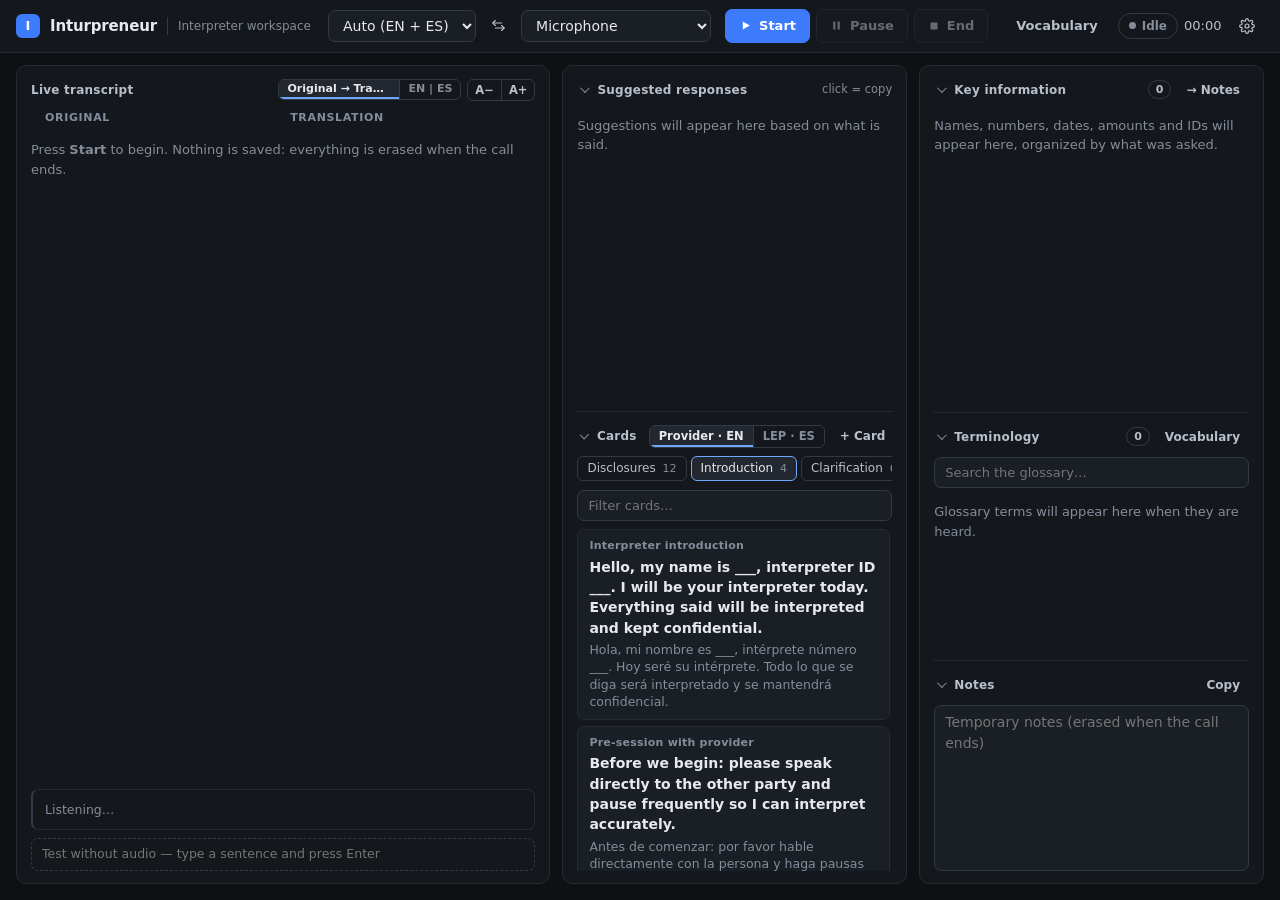
<file: index.html>
<!doctype html>
<html lang="en">
<head>
  <meta charset="utf-8">
  <meta name="viewport" content="width=device-width, initial-scale=1">
  <!-- Privacy: the page can only connect to its own site (to download the speech model).
       It cannot send data to any other server. 'unsafe-eval'/'wasm-unsafe-eval'/blob: are required by the local speech engine (WebAssembly). -->
  <meta http-equiv="Content-Security-Policy"
        content="default-src 'self'; script-src 'self' 'unsafe-eval' 'wasm-unsafe-eval' blob:; worker-src 'self' blob:; style-src 'self'; img-src 'self' data:; connect-src 'self'; form-action 'none'; base-uri 'none'; object-src 'none'">
  <meta name="referrer" content="no-referrer">
  <title>Inturpreneur</title>
  <script src="coi.js"></script>
  <link rel="stylesheet" href="styles.css">
</head>
<body>
  <header class="topbar">
    <div class="brand" title="Interpreter assistant · runs on your device · nothing recorded">
      <span class="logo" aria-hidden="true">I</span>
      <h1>Inturpreneur</h1>
      <span class="brand-sub">Interpreter workspace</span>
    </div>

    <div class="controls">
      <div class="ctl-group">
        <select id="selLang" title="Language being spoken">
          <option value="auto">Auto (EN + ES)</option>
          <option value="en-US">English (US)</option>
          <option value="es-MX">Spanish (MX)</option>
          <option value="es-US">Spanish (US)</option>
          <option value="es-ES">Spanish (ES)</option>
        </select>
        <button id="btnSwap" class="btn ghost icon" title="Switch language: ES → EN → Auto (Alt+L)" aria-label="Switch language"><svg viewBox="0 0 24 24" width="15" height="15" fill="none" stroke="currentColor" stroke-width="1.8" stroke-linecap="round" stroke-linejoin="round" aria-hidden="true"><path d="M7 4 3 8l4 4"/><path d="M3 8h14"/><path d="m17 20 4-4-4-4"/><path d="M21 16H7"/></svg></button>
        <select id="selSource" title="Audio source">
          <option value="mic">Microphone</option>
          <option value="system">Tab / system audio</option>
          <option value="mix">Microphone + system audio</option>
        </select>
      </div>
      <div class="ctl-group">
        <button id="btnStart" class="btn start"><svg viewBox="0 0 24 24" width="13" height="13" fill="currentColor" aria-hidden="true"><path d="M7 4.5v15l13-7.5z"/></svg><span>Start</span></button>
        <button id="btnPause" class="btn pause" disabled><svg viewBox="0 0 24 24" width="13" height="13" fill="currentColor" aria-hidden="true"><rect x="6" y="4.5" width="4" height="15" rx="1"/><rect x="14" y="4.5" width="4" height="15" rx="1"/></svg><span>Pause</span></button>
        <button id="btnStop" class="btn stop" disabled><svg viewBox="0 0 24 24" width="12" height="12" fill="currentColor" aria-hidden="true"><rect x="5" y="5" width="14" height="14" rx="2"/></svg><span>End</span></button>
      </div>
      <div class="ctl-group">
        <button id="btnVocab" class="btn ghost" title="Fix misheard words and set your preferred translations">Vocabulary</button>
        <span id="status" class="status idle">Idle</span>
        <span id="timer" class="timer">00:00</span>
        <button id="btnSettings" class="btn ghost icon" title="Settings" aria-label="Settings"><svg viewBox="0 0 24 24" width="16" height="16" fill="none" stroke="currentColor" stroke-width="1.8" stroke-linecap="round" stroke-linejoin="round" aria-hidden="true"><circle cx="12" cy="12" r="3"/><path d="M19.4 15a1.7 1.7 0 0 0 .3 1.8l.1.1a2 2 0 1 1-2.8 2.8l-.1-.1a1.7 1.7 0 0 0-1.8-.3 1.7 1.7 0 0 0-1 1.5V21a2 2 0 1 1-4 0v-.1a1.7 1.7 0 0 0-1.1-1.5 1.7 1.7 0 0 0-1.8.3l-.1.1a2 2 0 1 1-2.8-2.8l.1-.1a1.7 1.7 0 0 0 .3-1.8 1.7 1.7 0 0 0-1.5-1H3a2 2 0 1 1 0-4h.1a1.7 1.7 0 0 0 1.5-1.1 1.7 1.7 0 0 0-.3-1.8l-.1-.1a2 2 0 1 1 2.8-2.8l.1.1a1.7 1.7 0 0 0 1.8.3H9a1.7 1.7 0 0 0 1-1.5V3a2 2 0 1 1 4 0v.1a1.7 1.7 0 0 0 1 1.5 1.7 1.7 0 0 0 1.8-.3l.1-.1a2 2 0 1 1 2.8 2.8l-.1.1a1.7 1.7 0 0 0-.3 1.8V9a1.7 1.7 0 0 0 1.5 1H21a2 2 0 1 1 0 4h-.1a1.7 1.7 0 0 0-1.5 1z"/></svg></button>
      </div>
    </div>
  </header>

  <div id="notice" class="notice" hidden></div>

  <main id="grid" class="grid t-assist">
    <div id="sideTabs" class="side-tabs">
      <button type="button" data-t="assist" class="on">Suggestions &amp; cards</button>
      <button type="button" data-t="side">Key info &amp; notes<span id="keysDot" class="dot"></span></button>
    </div>

    <!-- COLUMN 1: transcript -->
    <section id="trPanel" class="panel col-transcript layout-orig">
      <div class="panel-head">
        <h2>Live transcript <span id="prio" class="prio" hidden></span> <span id="engineChip" class="engine-chip" hidden title="Which high-accuracy engine is in use (details in Settings)"></span></h2>
        <div class="head-actions">
          <div id="domainMeter" class="meter">
            <span data-dom="medico" hidden>Medical <b>0%</b></span>
            <span data-dom="legal" hidden>Legal <b>0%</b></span>
            <span data-dom="bancario" hidden>Banking <b>0%</b></span>
            <span data-dom="seguros" hidden>Insurance <b>0%</b></span>
          </div>
          <div id="colsMode" class="seg" title="Column layout">
            <button type="button" data-cols="orig" title="Left: what was said · Right: translation">Original → Translation</button>
            <button type="button" data-cols="lang">EN | ES</button>
          </div>
          <div class="font-ctl" title="Text size">
            <button id="btnFontDown" type="button" aria-label="Smaller text">A−</button>
            <button id="btnFontUp" type="button" aria-label="Larger text">A+</button>
          </div>
        </div>
      </div>
      <div class="cols-head"><span id="colLeft">Original</span><span id="colRight">Translation</span></div>
      <div class="transcript-wrap">
        <div id="transcript" class="transcript" aria-live="polite">
          <p class="empty">Press <b>Start</b> to begin. Nothing is saved: everything is erased when the call ends.</p>
        </div>
        <button id="jumpLive" class="jump-live" type="button" hidden>↓ Live</button>
      </div>
      <div id="interim" class="trow interim"><div class="cell" data-l="en"></div><div class="cell" data-l="es"></div></div>
      <div id="ctxStrip" class="ctx-strip" title="Key information and terms from the conversation — click to copy"></div>
      <form id="simForm" class="simform" autocomplete="off">
        <input id="simInput" type="text" placeholder="Test without audio — type a sentence and press Enter">
      </form>
    </section>

    <!-- COLUMN 2: suggestions + cards -->
    <section class="panel col-assist">
      <div class="box box-sugg" data-box="sugg">
        <div class="panel-head box-head">
          <button type="button" class="collapse" aria-label="Collapse or expand"><span class="chev" aria-hidden="true"></span><h2>Suggested responses</h2></button>
          <small>click = copy</small>
        </div>
        <div id="suggestions" class="box-body suggestions">
          <p class="empty">Suggestions will appear here based on what is said.</p>
        </div>
      </div>
      <div class="box box-cards" data-box="cards">
        <div class="panel-head box-head">
          <button type="button" class="collapse" aria-label="Collapse or expand"><span class="chev" aria-hidden="true"></span><h2>Cards</h2></button>
          <span class="head-actions">
            <div id="audience" class="seg" title="Who you are speaking to">
              <button type="button" data-aud="provider">Provider · EN</button>
              <button type="button" data-aud="lep">LEP · ES</button>
            </div>
            <button id="btnAddCard" class="btn ghost tiny" title="Add your own cards">+ Card</button>
          </span>
        </div>
        <div class="box-tools">
          <div id="cardTabs" class="tabs"></div>
          <input id="cardFilter" class="search slim" type="search" placeholder="Filter cards…">
        </div>
        <div id="cards" class="box-body cards"></div>
      </div>
    </section>

    <!-- COLUMN 3: key information + terminology + notes -->
    <section class="panel col-side">
      <div class="box box-keys" data-box="keys">
        <div class="panel-head box-head">
          <button type="button" class="collapse" aria-label="Collapse or expand"><span class="chev" aria-hidden="true"></span><h2>Key information</h2></button>
          <span class="head-actions"><span id="keyCount" class="badge">0</span> <button id="btnKeysToNotes" class="btn ghost tiny" title="Add all key information to notes">→ Notes</button></span>
        </div>
        <div id="keys" class="box-body keys"><p class="empty">Names, numbers, dates, amounts and IDs will appear here, organized by what was asked.</p></div>
      </div>
      <div class="box box-terms" data-box="terms">
        <div class="panel-head box-head">
          <button type="button" class="collapse" aria-label="Collapse or expand"><span class="chev" aria-hidden="true"></span><h2>Terminology</h2></button>
          <span class="head-actions"><span id="termCount" class="badge">0</span> <button id="btnAddTerm" class="btn ghost tiny" title="Fix misheard words and set your preferred translations">Vocabulary</button></span>
        </div>
        <div class="box-tools"><input id="glossSearch" class="search slim" type="search" placeholder="Search the glossary…"></div>
        <div id="glossResults" class="terms gloss-results"></div>
        <div id="terms" class="box-body terms"><p class="empty">Glossary terms will appear here when they are heard.</p></div>
      </div>
      <div class="box box-notes" data-box="notes">
        <div class="panel-head box-head">
          <button type="button" class="collapse" aria-label="Collapse or expand"><span class="chev" aria-hidden="true"></span><h2>Notes</h2></button>
          <button id="btnCopyNotes" class="btn ghost tiny" title="Copy notes to clipboard">Copy</button>
        </div>
        <textarea id="notes" class="box-body" spellcheck="false" autocomplete="off" placeholder="Temporary notes (erased when the call ends)"></textarea>
      </div>
    </section>
  </main>

  <!-- Settings -->
  <dialog id="dlgSettings">
    <form method="dialog" class="dlg">
      <h2>Settings</h2>
      <label>Your name (for cards) <input id="cfgName" type="text"></label>
      <label>Your interpreter ID <input id="cfgId" type="text"></label>
      <label>Speech engine
        <select id="selEngine">
          <option value="vosk">Local engine (offline, recommended)</option>
          <option value="browser">Browser engine (online, Chrome/Edge only)</option>
        </select>
      </label>
      <label>Performance
        <select id="cfgPerf">
          <option value="auto">Automatic (recommended)</option>
          <option value="lite">Lite — lightest, for modest devices</option>
          <option value="balanced">Balanced — checks sentences when it has time</option>
          <option value="max">Max — corrects every sentence (powerful devices)</option>
        </select>
      </label>
      <p id="perfInfo" class="hint"></p>
      <label class="row"><input id="cfgMask" type="checkbox"> Hide SSN and card numbers on screen (click "Show" to reveal)</label>
      <label class="row"><input id="cfgPrecise" type="checkbox"> High-accuracy transcript (Whisper, offline)</label>
      <p class="hint">The fast engine shows text instantly; Whisper re-checks sentences a moment later and corrects them (marked ✓). First use downloads ~100 MB, then it stays saved in the browser.</p>
      <p id="engineInfo" class="hint">High-accuracy engine: starts when you press Start.</p>
      <div class="row"><button id="btnCopyDiag" type="button" class="btn ghost tiny">Copy diagnostics</button></div>
      <textarea id="diagText" class="diag-text" rows="6" readonly hidden></textarea>
      <label class="row"><input id="cfgSmall" type="checkbox"> Use the larger, more accurate model on GPU (Whisper small, ~330 MB one-time)</label>
      <p class="hint">Only used if your graphics card is fast enough; otherwise the standard model is used automatically.</p>
      <label class="row"><input id="cfgTranslate" type="checkbox"> Live translation (EN ⇄ ES)</label>
      <p id="trInfo" class="hint"></p>
      <label class="row"><input id="cfgLocal" type="checkbox"> Browser engine: process on device (if supported)</label>
      <p id="localInfo" class="hint"></p>

      <h3>Glossary</h3>
      <p class="hint">Import your vocabulary as CSV (term, translation, definition, domain) separated by comma, semicolon or tab. Domains: medical, legal, banking, insurance, general.</p>
      <input id="fileGloss" type="file" accept=".csv,.tsv,.txt,.json">
      <textarea id="pasteGloss" rows="4" placeholder="…or paste the CSV rows here"></textarea>
      <label class="row"><input id="cfgReplace" type="checkbox"> Replace the base glossary (otherwise entries are added)</label>
      <div class="row">
        <button id="btnImport" type="button" class="btn">Import</button>
        <button id="btnResetGloss" type="button" class="btn ghost">Restore base glossary</button>
      </div>
      <p id="glossInfo" class="hint"></p>
      <div class="row"><button id="btnResetCards" type="button" class="btn ghost">Restore built-in cards</button></div>
      <p class="hint">Shortcuts: <b>Alt+S</b> start · <b>Alt+P</b> pause · <b>Alt+E</b> end · <b>Alt+L</b> switch language.</p>
      <div class="row end"><button class="btn start" value="close">Close</button></div>
    </form>
  </dialog>

  <!-- New card -->
  <dialog id="dlgCard">
    <form id="cardForm" method="dialog" class="dlg">
      <h2 id="cardDlgTitle">New card</h2>
      <label>Category (tab) <input id="cardCat" type="text" list="cardCats" placeholder="e.g. Disclosures, Medical, My phrases"></label>
      <datalist id="cardCats"></datalist>
      <label>Title <input id="cardTitle" type="text" placeholder="e.g. Recording notice"></label>
      <label>English text <textarea id="cardEn" rows="3"></textarea></label>
      <label>Spanish text (for the LEP) <textarea id="cardEs" rows="3"></textarea></label>
      <label>Keywords (optional, comma separated)
        <input id="cardKeys" type="text" placeholder="recorded, grabada, statement">
      </label>
      <p class="hint">When a keyword is heard on the call, the card shows up as a suggestion. You can use {nombre} (your name) and {id}.</p>
      <details id="cardBulkBox">
        <summary>Add several at once (CSV)</summary>
        <p class="hint">One per line: category;title;English;Spanish;keywords (separate keywords with |)</p>
        <textarea id="cardBulk" rows="4" placeholder="Disclosures;Recording;This call may be recorded.;Esta llamada puede ser grabada.;recorded|grabada"></textarea>
      </details>
      <p id="cardInfo" class="hint"></p>
      <p class="hint">Your own cards are saved only in this browser.</p>
      <div class="row end">
        <button class="btn ghost" value="cancel" formnovalidate>Cancel</button>
        <button id="btnResetCard" type="button" class="btn ghost" hidden>Restore original</button>
        <button id="btnSaveCard" type="button" class="btn start">Save</button>
      </div>
    </form>
  </dialog>

  <!-- Vocabulary: traducciones preferidas + correcciones de transcripción -->
  <dialog id="dlgTerm">
    <form id="termForm" method="dialog" class="dlg">
      <h2>Vocabulary</h2>
      <p class="hint">Teach the app your words. Everything here is saved only in this browser and applied automatically from now on.</p>
      <div id="vocabTabs" class="seg vocab-tabs">
        <button type="button" data-vt="fix" class="on">Fix transcription</button>
        <button type="button" data-vt="tr">Translate as</button>
        <button type="button" data-vt="acro">Acronyms</button>
      </div>

      <section id="vtFix" class="vt">
        <p class="hint">When the app mishears a word, write what it heard and what it should be (e.g. <b>carrot her → character</b>, <b>three d → 3D</b>). It is corrected in new sentences and in the ones already on screen.</p>
        <label>Heard (wrong) <input id="fixHeard" type="text" placeholder="carrot her"></label>
        <label>Should be <input id="fixCorrect" type="text" placeholder="character"></label>
        <p id="fixInfo" class="hint"></p>
        <div class="row end"><button id="btnSaveFix" type="button" class="btn primary">Save correction</button></div>
        <h3>Saved corrections</h3>
        <div id="fixList" class="mytermslist"></div>
      </section>

      <section id="vtTr" class="vt" hidden>
        <p class="hint">Words you want translated your way (e.g. <b>adjuster → perito de seguros</b>). They are highlighted in the transcript and enforced in the live translation, in both directions.</p>
        <label>English term <input id="termEn" type="text" placeholder="adjuster"></label>
        <label>Preferred Spanish translation <input id="termEs" type="text" placeholder="perito de seguros"></label>
        <label>Note / definition (optional) <input id="termNote" type="text" placeholder="Insurance professional who assesses the damage"></label>
        <label>Domain
          <select id="termDom"><option value="general">General</option><option value="medico">Medical</option><option value="legal">Legal</option><option value="bancario">Banking</option><option value="seguros">Insurance</option></select>
        </label>
        <p id="termInfo" class="hint"></p>
        <div class="row end"><button id="btnSaveTerm" type="button" class="btn primary">Save term</button></div>
        <h3>Saved terms</h3>
        <div id="myTermsList" class="mytermslist"></div>
      </section>

      <section id="vtAcro" class="vt" hidden>
        <p class="hint">Acronyms you hear on calls (e.g. <b>DMV</b>, <b>STD</b>, <b>PCP</b>). They are recognized even if the engine writes them letter by letter (“d m v”), highlighted with their meaning, and shown your way in the Spanish translation.</p>
        <label>Acronym <input id="acroAc" type="text" placeholder="DMV"></label>
        <label>Stands for (English) <input id="acroFull" type="text" placeholder="Department of Motor Vehicles"></label>
        <label>In Spanish <input id="acroEs" type="text" placeholder="Departamento de Vehículos Motorizados (DMV)"></label>
        <label>Meaning (optional) <input id="acroMeaning" type="text" placeholder="Office for driver licenses and vehicle registration"></label>
        <label>Domain
          <select id="acroDom"><option value="general">General</option><option value="medico">Medical</option><option value="legal">Legal</option><option value="bancario">Banking</option><option value="seguros">Insurance</option></select>
        </label>
        <p id="acroInfo" class="hint"></p>
        <div class="row end"><button id="btnSaveAcro" type="button" class="btn primary">Save acronym</button></div>
        <h3>Saved acronyms</h3>
        <div id="acroList" class="mytermslist"></div>
      </section>

      <div class="row end"><button class="btn ghost" value="cancel" formnovalidate>Close</button></div>
    </form>
  </dialog>

  <div id="toast" class="toast" hidden></div>

  <script src="data/glosario.js"></script>
  <script src="data/tarjetas.js"></script>
  <script src="data/reglas.js"></script>
  <script src="keyinfo.js"></script>
  <script src="app.js"></script>
</body>
</html>
</file>
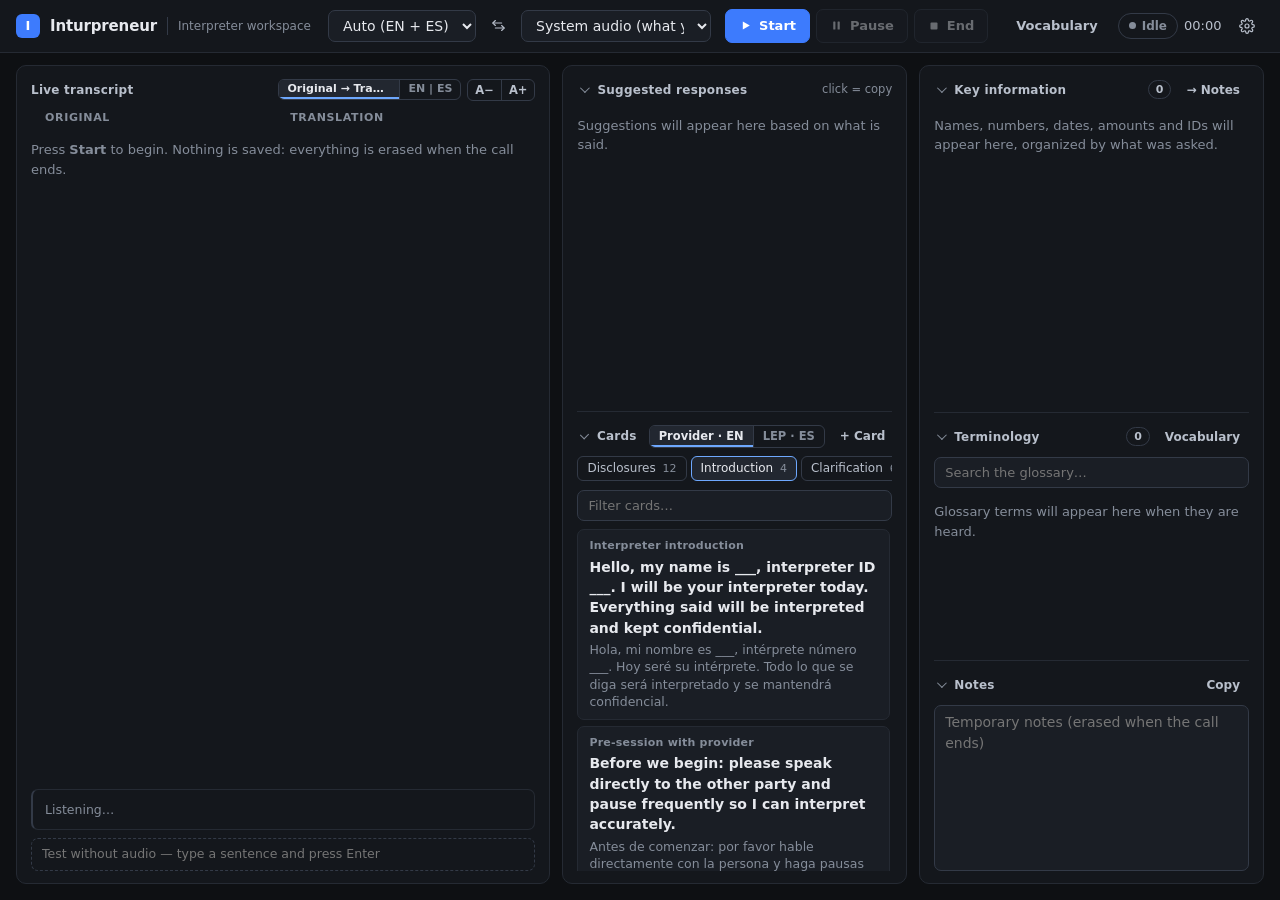
<file: desktop/ui/index.html>
<!doctype html>
<html lang="en">
<head>
  <meta charset="utf-8">
  <meta name="viewport" content="width=device-width, initial-scale=1">
  <!-- Privacy: the security policy (CSP) is set by the app itself: the window can only talk to the app's
       core and read its local model folder. It cannot connect to the internet. -->
  <meta name="referrer" content="no-referrer">
  <title>Inturpreneur</title>
  <link rel="stylesheet" href="styles.css">
</head>
<body>
  <header class="topbar">
    <div class="brand" title="Interpreter assistant · runs on your device · nothing recorded">
      <span class="logo" aria-hidden="true">I</span>
      <h1>Inturpreneur</h1>
      <span class="brand-sub">Interpreter workspace</span>
    </div>

    <div class="controls">
      <div class="ctl-group">
        <select id="selLang" title="Language being spoken">
          <option value="auto">Auto (EN + ES)</option>
          <option value="en-US">English (US)</option>
          <option value="es-MX">Spanish (MX)</option>
          <option value="es-US">Spanish (US)</option>
          <option value="es-ES">Spanish (ES)</option>
        </select>
        <button id="btnSwap" class="btn ghost icon" title="Switch language: ES → EN → Auto (Alt+L)" aria-label="Switch language"><svg viewBox="0 0 24 24" width="15" height="15" fill="none" stroke="currentColor" stroke-width="1.8" stroke-linecap="round" stroke-linejoin="round" aria-hidden="true"><path d="M7 4 3 8l4 4"/><path d="M3 8h14"/><path d="m17 20 4-4-4-4"/><path d="M21 16H7"/></svg></button>
        <select id="selSource" title="Audio source">
          <option value="system">System audio (what you hear)</option>
          <option value="mic">Microphone</option>
          <option value="mix">System audio + microphone</option>
        </select>
      </div>
      <div class="ctl-group">
        <button id="btnStart" class="btn start"><svg viewBox="0 0 24 24" width="13" height="13" fill="currentColor" aria-hidden="true"><path d="M7 4.5v15l13-7.5z"/></svg><span>Start</span></button>
        <button id="btnPause" class="btn pause" disabled><svg viewBox="0 0 24 24" width="13" height="13" fill="currentColor" aria-hidden="true"><rect x="6" y="4.5" width="4" height="15" rx="1"/><rect x="14" y="4.5" width="4" height="15" rx="1"/></svg><span>Pause</span></button>
        <button id="btnStop" class="btn stop" disabled><svg viewBox="0 0 24 24" width="12" height="12" fill="currentColor" aria-hidden="true"><rect x="5" y="5" width="14" height="14" rx="2"/></svg><span>End</span></button>
      </div>
      <div class="ctl-group">
        <button id="btnVocab" class="btn ghost" title="Fix misheard words and set your preferred translations">Vocabulary</button>
        <span id="status" class="status idle">Idle</span>
        <span id="timer" class="timer">00:00</span>
        <button id="btnSettings" class="btn ghost icon" title="Settings" aria-label="Settings"><svg viewBox="0 0 24 24" width="16" height="16" fill="none" stroke="currentColor" stroke-width="1.8" stroke-linecap="round" stroke-linejoin="round" aria-hidden="true"><circle cx="12" cy="12" r="3"/><path d="M19.4 15a1.7 1.7 0 0 0 .3 1.8l.1.1a2 2 0 1 1-2.8 2.8l-.1-.1a1.7 1.7 0 0 0-1.8-.3 1.7 1.7 0 0 0-1 1.5V21a2 2 0 1 1-4 0v-.1a1.7 1.7 0 0 0-1.1-1.5 1.7 1.7 0 0 0-1.8.3l-.1.1a2 2 0 1 1-2.8-2.8l.1-.1a1.7 1.7 0 0 0 .3-1.8 1.7 1.7 0 0 0-1.5-1H3a2 2 0 1 1 0-4h.1a1.7 1.7 0 0 0 1.5-1.1 1.7 1.7 0 0 0-.3-1.8l-.1-.1a2 2 0 1 1 2.8-2.8l.1.1a1.7 1.7 0 0 0 1.8.3H9a1.7 1.7 0 0 0 1-1.5V3a2 2 0 1 1 4 0v.1a1.7 1.7 0 0 0 1 1.5 1.7 1.7 0 0 0 1.8-.3l.1-.1a2 2 0 1 1 2.8 2.8l-.1.1a1.7 1.7 0 0 0-.3 1.8V9a1.7 1.7 0 0 0 1.5 1H21a2 2 0 1 1 0 4h-.1a1.7 1.7 0 0 0-1.5 1z"/></svg></button>
      </div>
    </div>
  </header>

  <div id="notice" class="notice" hidden></div>

  <main id="grid" class="grid t-assist">
    <div id="sideTabs" class="side-tabs">
      <button type="button" data-t="assist" class="on">Suggestions &amp; cards</button>
      <button type="button" data-t="side">Key info &amp; notes<span id="keysDot" class="dot"></span></button>
    </div>

    <!-- COLUMN 1: transcript -->
    <section id="trPanel" class="panel col-transcript layout-orig">
      <div class="panel-head">
        <h2>Live transcript <span id="prio" class="prio" hidden></span> <span id="engineChip" class="engine-chip" hidden title="Which high-accuracy engine is in use (details in Settings)"></span></h2>
        <div class="head-actions">
          <div id="domainMeter" class="meter">
            <span data-dom="medico" hidden>Medical <b>0%</b></span>
            <span data-dom="legal" hidden>Legal <b>0%</b></span>
            <span data-dom="bancario" hidden>Banking <b>0%</b></span>
            <span data-dom="seguros" hidden>Insurance <b>0%</b></span>
          </div>
          <div id="colsMode" class="seg" title="Column layout">
            <button type="button" data-cols="orig" title="Left: what was said · Right: translation">Original → Translation</button>
            <button type="button" data-cols="lang">EN | ES</button>
          </div>
          <div class="font-ctl" title="Text size">
            <button id="btnFontDown" type="button" aria-label="Smaller text">A−</button>
            <button id="btnFontUp" type="button" aria-label="Larger text">A+</button>
          </div>
        </div>
      </div>
      <div class="cols-head"><span id="colLeft">Original</span><span id="colRight">Translation</span></div>
      <div class="transcript-wrap">
        <div id="transcript" class="transcript" aria-live="polite">
          <p class="empty">Press <b>Start</b> to begin. Nothing is saved: everything is erased when the call ends.</p>
        </div>
        <button id="jumpLive" class="jump-live" type="button" hidden>↓ Live</button>
      </div>
      <div id="interim" class="trow interim"><div class="cell" data-l="en"></div><div class="cell" data-l="es"></div></div>
      <div id="ctxStrip" class="ctx-strip" title="Key information and terms from the conversation — click to copy"></div>
      <form id="simForm" class="simform" autocomplete="off">
        <input id="simInput" type="text" placeholder="Test without audio — type a sentence and press Enter">
      </form>
    </section>

    <!-- COLUMN 2: suggestions + cards -->
    <section class="panel col-assist">
      <div class="box box-sugg" data-box="sugg">
        <div class="panel-head box-head">
          <button type="button" class="collapse" aria-label="Collapse or expand"><span class="chev" aria-hidden="true"></span><h2>Suggested responses</h2></button>
          <small>click = copy</small>
        </div>
        <div id="suggestions" class="box-body suggestions">
          <p class="empty">Suggestions will appear here based on what is said.</p>
        </div>
      </div>
      <div class="box box-cards" data-box="cards">
        <div class="panel-head box-head">
          <button type="button" class="collapse" aria-label="Collapse or expand"><span class="chev" aria-hidden="true"></span><h2>Cards</h2></button>
          <span class="head-actions">
            <div id="audience" class="seg" title="Who you are speaking to">
              <button type="button" data-aud="provider">Provider · EN</button>
              <button type="button" data-aud="lep">LEP · ES</button>
            </div>
            <button id="btnAddCard" class="btn ghost tiny" title="Add your own cards">+ Card</button>
          </span>
        </div>
        <div class="box-tools">
          <div id="cardTabs" class="tabs"></div>
          <input id="cardFilter" class="search slim" type="search" placeholder="Filter cards…">
        </div>
        <div id="cards" class="box-body cards"></div>
      </div>
    </section>

    <!-- COLUMN 3: key information + terminology + notes -->
    <section class="panel col-side">
      <div class="box box-keys" data-box="keys">
        <div class="panel-head box-head">
          <button type="button" class="collapse" aria-label="Collapse or expand"><span class="chev" aria-hidden="true"></span><h2>Key information</h2></button>
          <span class="head-actions"><span id="keyCount" class="badge">0</span> <button id="btnKeysToNotes" class="btn ghost tiny" title="Add all key information to notes">→ Notes</button></span>
        </div>
        <div id="keys" class="box-body keys"><p class="empty">Names, numbers, dates, amounts and IDs will appear here, organized by what was asked.</p></div>
      </div>
      <div class="box box-terms" data-box="terms">
        <div class="panel-head box-head">
          <button type="button" class="collapse" aria-label="Collapse or expand"><span class="chev" aria-hidden="true"></span><h2>Terminology</h2></button>
          <span class="head-actions"><span id="termCount" class="badge">0</span> <button id="btnAddTerm" class="btn ghost tiny" title="Fix misheard words and set your preferred translations">Vocabulary</button></span>
        </div>
        <div class="box-tools"><input id="glossSearch" class="search slim" type="search" placeholder="Search the glossary…"></div>
        <div id="glossResults" class="terms gloss-results"></div>
        <div id="terms" class="box-body terms"><p class="empty">Glossary terms will appear here when they are heard.</p></div>
      </div>
      <div class="box box-notes" data-box="notes">
        <div class="panel-head box-head">
          <button type="button" class="collapse" aria-label="Collapse or expand"><span class="chev" aria-hidden="true"></span><h2>Notes</h2></button>
          <button id="btnCopyNotes" class="btn ghost tiny" title="Copy notes to clipboard">Copy</button>
        </div>
        <textarea id="notes" class="box-body" spellcheck="false" autocomplete="off" placeholder="Temporary notes (erased when the call ends)"></textarea>
      </div>
    </section>
  </main>

  <!-- Settings -->
  <dialog id="dlgSettings">
    <form method="dialog" class="dlg">
      <h2>Settings</h2>
      <label>Your name (for cards) <input id="cfgName" type="text"></label>
      <label>Your interpreter ID <input id="cfgId" type="text"></label>
      <label class="row"><input id="cfgMask" type="checkbox"> Hide SSN and card numbers on screen (click "Show" to reveal)</label>
      <h3>Speech engine</h3>
      <label class="row"><input id="cfgPrecise" type="checkbox"> High-accuracy transcript</label>
      <p class="hint">Text appears instantly; a moment later the accuracy engine re-checks each sentence and corrects it (marked ✓). Everything runs on this computer.</p>
      <p id="engineInfo" class="hint">The speech engine starts when you press Start.</p>
      <label class="row"><input id="cfgLight" type="checkbox"> Light mode — smaller engine on the processor (use it while Blender or Unity is open)</label>
      <div class="row">
        <button id="btnFreeGpu" type="button" class="btn ghost tiny" disabled title="Unload the accuracy engine from the graphics card now">Free GPU now</button>
        <button id="btnCopyDiag" type="button" class="btn ghost tiny">Copy diagnostics</button>
      </div>
      <p class="hint">The graphics card is only used while someone is speaking during a call. It is released when you press End, or after 3 minutes in Pause.</p>
      <textarea id="diagText" class="diag-text" rows="6" readonly hidden></textarea>
      <label class="row"><input id="cfgTranslate" type="checkbox"> Live translation (EN ⇄ ES)</label>
      <p id="trInfo" class="hint"></p>
      <h3>Storage</h3>
      <p id="storageInfo" class="hint"></p>
      <div class="row"><button id="btnCleanup" type="button" class="btn ghost tiny" title="Remove leftovers and unused models">Clean up</button></div>

      <h3>Glossary</h3>
      <p class="hint">Import your vocabulary as CSV (term, translation, definition, domain) separated by comma, semicolon or tab. Domains: medical, legal, banking, insurance, general.</p>
      <input id="fileGloss" type="file" accept=".csv,.tsv,.txt,.json">
      <textarea id="pasteGloss" rows="4" placeholder="…or paste the CSV rows here"></textarea>
      <label class="row"><input id="cfgReplace" type="checkbox"> Replace the base glossary (otherwise entries are added)</label>
      <div class="row">
        <button id="btnImport" type="button" class="btn">Import</button>
        <button id="btnResetGloss" type="button" class="btn ghost">Restore base glossary</button>
      </div>
      <p id="glossInfo" class="hint"></p>
      <div class="row"><button id="btnResetCards" type="button" class="btn ghost">Restore built-in cards</button></div>
      <p class="hint">Shortcuts: <b>Alt+S</b> start · <b>Alt+P</b> pause · <b>Alt+E</b> end · <b>Alt+L</b> switch language.</p>
      <div class="row end"><button class="btn start" value="close">Close</button></div>
    </form>
  </dialog>

  <!-- New card -->
  <dialog id="dlgCard">
    <form id="cardForm" method="dialog" class="dlg">
      <h2 id="cardDlgTitle">New card</h2>
      <label>Category (tab) <input id="cardCat" type="text" list="cardCats" placeholder="e.g. Disclosures, Medical, My phrases"></label>
      <datalist id="cardCats"></datalist>
      <label>Title <input id="cardTitle" type="text" placeholder="e.g. Recording notice"></label>
      <label>English text <textarea id="cardEn" rows="3"></textarea></label>
      <label>Spanish text (for the LEP) <textarea id="cardEs" rows="3"></textarea></label>
      <label>Keywords (optional, comma separated)
        <input id="cardKeys" type="text" placeholder="recorded, grabada, statement">
      </label>
      <p class="hint">When a keyword is heard on the call, the card shows up as a suggestion. You can use {nombre} (your name) and {id}.</p>
      <details id="cardBulkBox">
        <summary>Add several at once (CSV)</summary>
        <p class="hint">One per line: category;title;English;Spanish;keywords (separate keywords with |)</p>
        <textarea id="cardBulk" rows="4" placeholder="Disclosures;Recording;This call may be recorded.;Esta llamada puede ser grabada.;recorded|grabada"></textarea>
      </details>
      <p id="cardInfo" class="hint"></p>
      <p class="hint">Your own cards are saved only on this computer.</p>
      <div class="row end">
        <button class="btn ghost" value="cancel" formnovalidate>Cancel</button>
        <button id="btnResetCard" type="button" class="btn ghost" hidden>Restore original</button>
        <button id="btnSaveCard" type="button" class="btn start">Save</button>
      </div>
    </form>
  </dialog>

  <!-- Vocabulary: traducciones preferidas + correcciones de transcripción -->
  <dialog id="dlgTerm">
    <form id="termForm" method="dialog" class="dlg">
      <h2>Vocabulary</h2>
      <p class="hint">Teach the app your words. Everything here is saved only on this computer and applied automatically from now on.</p>
      <div id="vocabTabs" class="seg vocab-tabs">
        <button type="button" data-vt="fix" class="on">Fix transcription</button>
        <button type="button" data-vt="tr">Translate as</button>
        <button type="button" data-vt="acro">Acronyms</button>
      </div>

      <section id="vtFix" class="vt">
        <p class="hint">When the app mishears a word, write what it heard and what it should be (e.g. <b>carrot her → character</b>, <b>three d → 3D</b>). It is corrected in new sentences and in the ones already on screen.</p>
        <label>Heard (wrong) <input id="fixHeard" type="text" placeholder="carrot her"></label>
        <label>Should be <input id="fixCorrect" type="text" placeholder="character"></label>
        <p id="fixInfo" class="hint"></p>
        <div class="row end"><button id="btnSaveFix" type="button" class="btn primary">Save correction</button></div>
        <h3>Saved corrections</h3>
        <div id="fixList" class="mytermslist"></div>
      </section>

      <section id="vtTr" class="vt" hidden>
        <p class="hint">Words you want translated your way (e.g. <b>adjuster → perito de seguros</b>). They are highlighted in the transcript and enforced in the live translation, in both directions.</p>
        <label>English term <input id="termEn" type="text" placeholder="adjuster"></label>
        <label>Preferred Spanish translation <input id="termEs" type="text" placeholder="perito de seguros"></label>
        <label>Note / definition (optional) <input id="termNote" type="text" placeholder="Insurance professional who assesses the damage"></label>
        <label>Domain
          <select id="termDom"><option value="general">General</option><option value="medico">Medical</option><option value="legal">Legal</option><option value="bancario">Banking</option><option value="seguros">Insurance</option></select>
        </label>
        <p id="termInfo" class="hint"></p>
        <div class="row end"><button id="btnSaveTerm" type="button" class="btn primary">Save term</button></div>
        <h3>Saved terms</h3>
        <div id="myTermsList" class="mytermslist"></div>
      </section>

      <section id="vtAcro" class="vt" hidden>
        <p class="hint">Acronyms you hear on calls (e.g. <b>DMV</b>, <b>STD</b>, <b>PCP</b>). They are recognized even if the engine writes them letter by letter (“d m v”), highlighted with their meaning, and shown your way in the Spanish translation.</p>
        <label>Acronym <input id="acroAc" type="text" placeholder="DMV"></label>
        <label>Stands for (English) <input id="acroFull" type="text" placeholder="Department of Motor Vehicles"></label>
        <label>In Spanish <input id="acroEs" type="text" placeholder="Departamento de Vehículos Motorizados (DMV)"></label>
        <label>Meaning (optional) <input id="acroMeaning" type="text" placeholder="Office for driver licenses and vehicle registration"></label>
        <label>Domain
          <select id="acroDom"><option value="general">General</option><option value="medico">Medical</option><option value="legal">Legal</option><option value="bancario">Banking</option><option value="seguros">Insurance</option></select>
        </label>
        <p id="acroInfo" class="hint"></p>
        <div class="row end"><button id="btnSaveAcro" type="button" class="btn primary">Save acronym</button></div>
        <h3>Saved acronyms</h3>
        <div id="acroList" class="mytermslist"></div>
      </section>

      <div class="row end"><button class="btn ghost" value="cancel" formnovalidate>Close</button></div>
    </form>
  </dialog>

  <div id="toast" class="toast" hidden></div>

  <script src="native.js"></script>
  <script src="data/glosario.js"></script>
  <script src="data/tarjetas.js"></script>
  <script src="data/reglas.js"></script>
  <script src="keyinfo.js"></script>
  <script src="app.js"></script>
</body>
</html>
</file>
<file: styles.css>
/* Inturpreneur — diseño sobrio y profesional (tema oscuro neutro, un solo color de acento). */
:root {
  --bg: #0e1013; --s1: #14171c; --s2: #1a1e25; --s3: #222730; --line: #252a33; --line2: #333a47;
  --tx: #e7e9ee; --tx2: #b9c0cc; --mut: #858d9a; --acc: #6ea8fe; --acc-strong: #3d7bfd; --xl: #a9c8f5;
  --med: #4fbf8f; --leg: #d9a54a; --ban: #6f93e6; --seg: #a98bd8; --dud: #d77fa6; --gen: #7d8694; --key: #e3b55a;
  --ok: #3fb950; --warn: #d29922; --bad: #e5534b;
  --r: 10px; --r2: 7px; --tsize: 15px;
  --font: "Inter", "Segoe UI Variable Text", "Segoe UI", system-ui, -apple-system, Roboto, "Helvetica Neue", sans-serif;
}
* { box-sizing: border-box; }
html, body { height: 100%; }
body { margin: 0; background: var(--bg); color: var(--tx); font: 14px/1.5 var(--font); display: flex; flex-direction: column; overflow: hidden; -webkit-font-smoothing: antialiased; }
h1 { font-size: 15px; font-weight: 650; margin: 0; white-space: nowrap; letter-spacing: -.01em; }
h2 { font-size: 12px; margin: 0; font-weight: 650; color: var(--tx2); white-space: nowrap; letter-spacing: .02em; display: inline-flex; align-items: center; gap: 8px; }
h3 { margin: 14px 0 4px; font-size: 13px; font-weight: 650; color: var(--tx2); }
small { color: var(--mut); font-size: 11.5px; }
button, select, input, textarea { font: inherit; color: inherit; }
:focus-visible { outline: 2px solid var(--acc); outline-offset: 1px; }
::selection { background: rgba(110,168,254,.3); }
::-webkit-scrollbar { width: 8px; height: 8px; } ::-webkit-scrollbar-thumb { background: #2b313c; border-radius: 8px; border: 2px solid transparent; background-clip: padding-box; } ::-webkit-scrollbar-track { background: transparent; }

/* ───── Encabezado ───── */
.topbar { display: flex; gap: 16px; align-items: center; justify-content: space-between; padding: 9px 16px; background: var(--s1); border-bottom: 1px solid var(--line); flex: 0 0 auto; }
.brand { display: flex; gap: 10px; align-items: center; min-width: 0; }
.logo { width: 24px; height: 24px; border-radius: 6px; background: var(--acc-strong); color: #fff; font-weight: 800; font-size: 13px; display: grid; place-items: center; flex: 0 0 auto; }
.brand-sub { color: var(--mut); font-size: 12px; padding-left: 10px; border-left: 1px solid var(--line2); white-space: nowrap; }
.controls { display: flex; flex-wrap: wrap; gap: 14px; align-items: center; justify-content: flex-end; }
.ctl-group { display: inline-flex; gap: 6px; align-items: center; }
.controls select { max-width: 190px; }
select, input[type=text], input[type=search], textarea { background: var(--s2); color: var(--tx); border: 1px solid var(--line2); border-radius: var(--r2); padding: 6px 10px; min-width: 0; transition: border-color .15s, background .15s; }
select:hover, input:hover, textarea:hover { border-color: #414a59; }
select:focus, input:focus, textarea:focus { border-color: var(--acc); outline: none; }

.btn { display: inline-flex; align-items: center; gap: 7px; border: 1px solid var(--line2); background: var(--s2); color: var(--tx); border-radius: var(--r2); padding: 6px 13px; font-weight: 600; font-size: 13px; cursor: pointer; white-space: nowrap; transition: background .15s, border-color .15s, color .15s; }
.btn:hover:not(:disabled) { background: var(--s3); border-color: #414a59; }
.btn:disabled { opacity: .4; cursor: not-allowed; }
.btn.start, .btn.primary { background: var(--acc-strong); border-color: var(--acc-strong); color: #fff; }
.btn.start:hover:not(:disabled), .btn.primary:hover:not(:disabled) { background: #5a8ffd; border-color: #5a8ffd; }
.btn.pause { color: var(--tx); }
.btn.stop:not(:disabled) { color: #ff8b84; border-color: rgba(229,83,75,.5); }
.btn.stop:hover:not(:disabled) { background: rgba(229,83,75,.12); }
.btn.ghost { background: transparent; border-color: transparent; color: var(--tx2); }
.btn.ghost:hover:not(:disabled) { background: var(--s3); border-color: var(--line2); color: var(--tx); }
.btn.icon { padding: 6px 8px; }
.btn.tiny { padding: 2px 8px; font-size: 12px; font-weight: 550; }

.status { display: inline-flex; align-items: center; gap: 6px; padding: 3px 10px; border-radius: 99px; font-size: 12px; font-weight: 600; white-space: nowrap; border: 1px solid var(--line2); color: var(--mut); }
.status::before { content: ""; width: 7px; height: 7px; border-radius: 50%; background: currentColor; }
.status.run { color: var(--ok); border-color: rgba(63,185,80,.4); }
.status.run::before { animation: blink 1.2s infinite; }
.status.paused { color: var(--warn); border-color: rgba(210,153,34,.4); }
@keyframes blink { 50% { opacity: .25; } }
.timer { font-variant-numeric: tabular-nums; color: var(--tx2); min-width: 40px; font-size: 13px; }

.notice { margin: 10px 16px 0; padding: 8px 12px; border-radius: var(--r2); background: rgba(210,153,34,.08); border: 1px solid rgba(210,153,34,.3); color: #e6c37a; flex: 0 0 auto; font-size: 13px; }
.notice.err { background: rgba(229,83,75,.08); border-color: rgba(229,83,75,.35); color: #f2a29c; }

/* ───── Distribución ───── */
.grid { flex: 1; min-height: 0; display: grid; gap: 12px; padding: 12px 16px 16px;
  grid-template-columns: minmax(0, 1.55fr) minmax(0, 1fr) minmax(0, 1fr);
  grid-template-rows: minmax(0, 1fr);
  grid-template-areas: "tr as sd"; }
.col-transcript { grid-area: tr; } .col-assist { grid-area: as; } .col-side { grid-area: sd; }
.side-tabs { display: none; grid-area: tabs; }
.panel { background: var(--s1); border: 1px solid var(--line); border-radius: var(--r); padding: 12px 14px; min-height: 0; min-width: 0; overflow: hidden; }
.col-transcript { display: flex; flex-direction: column; gap: 8px; }
.col-assist, .col-side { display: flex; flex-direction: column; gap: 0; }
.box { display: flex; flex-direction: column; gap: 8px; min-height: 0; min-width: 0; flex: var(--grow, 1) 1 0; }
.box + .box { border-top: 1px solid var(--line); padding-top: 12px; margin-top: 12px; }
.box-sugg { --grow: .9; } .box-cards { --grow: 1.25; }
.box-keys { --grow: 1.3; } .box-terms { --grow: .9; } .box-notes { --grow: .8; }
.box.collapsed { flex: 0 0 auto; }
.box.collapsed > :not(.box-head) { display: none !important; }
.box-body { flex: 1 1 auto; min-height: 0; overflow-y: auto; overscroll-behavior: contain; display: flex; flex-direction: column; gap: 6px; padding-right: 2px; }
.box-tools { display: flex; flex-direction: column; gap: 6px; flex: 0 0 auto; }
.panel-head { display: flex; align-items: center; justify-content: space-between; gap: 8px; min-width: 0; flex: 0 0 auto; min-height: 24px; }
.head-actions { display: inline-flex; align-items: center; gap: 6px; min-width: 0; }
.collapse { display: inline-flex; align-items: center; gap: 7px; background: none; border: 0; padding: 2px 4px 2px 0; cursor: pointer; border-radius: 6px; min-width: 0; }
.collapse:hover h2 { color: var(--tx); }
.chev { width: 7px; height: 7px; border-right: 1.6px solid var(--mut); border-bottom: 1.6px solid var(--mut); transform: rotate(45deg) translateY(-2px); transition: transform .15s; display: inline-block; margin: 0 3px; }
.box.collapsed .chev { transform: rotate(-45deg); }
.empty { color: var(--mut); margin: 6px 0; font-size: 13px; }

.meter { display: flex; flex-wrap: wrap; gap: 4px; font-size: 11px; justify-content: flex-end; }
.meter span { padding: 1px 8px; border-radius: 99px; border: 1px solid var(--line2); color: var(--mut); white-space: nowrap; }
.meter span[hidden] { display: none; }
.meter span.lead { color: var(--tx); border-color: var(--acc); }
.font-ctl { display: inline-flex; border: 1px solid var(--line2); border-radius: 6px; overflow: hidden; flex: 0 0 auto; }
.font-ctl button { background: transparent; color: var(--tx2); border: 0; padding: 0 7px; font-size: 11.5px; font-weight: 650; cursor: pointer; line-height: 20px; }
.font-ctl button + button { border-left: 1px solid var(--line2); }
.font-ctl button:hover { background: var(--s3); color: var(--tx); }

/* prioridad de la llamada */
.prio { font-size: 10.5px; font-weight: 700; letter-spacing: .04em; text-transform: uppercase; padding: 1px 8px; border-radius: 99px; border: 1px solid var(--line2); color: var(--mut); cursor: help; }
.prio[hidden] { display: none; }
.prio.important { color: var(--warn); border-color: rgba(210,153,34,.5); }
.prio.urgent { color: #fff; background: var(--bad); border-color: var(--bad); animation: blink 1.6s infinite; }

/* ───── Transcripción ───── */
.cols-head { display: grid; grid-template-columns: 1fr 1fr; gap: 14px; font-size: 11px; font-weight: 650; letter-spacing: .06em; text-transform: uppercase; color: var(--mut); padding: 0 14px; flex: 0 0 auto; }
.transcript-wrap { position: relative; flex: 1 1 auto; min-height: 0; display: flex; }
.transcript { position: relative; flex: 1 1 auto; min-height: 0; overflow-y: auto; overscroll-behavior: contain; overflow-anchor: none; display: flex; flex-direction: column; gap: 4px; padding-right: 3px; }
.jump-live { position: absolute; right: 14px; bottom: 12px; z-index: 2; background: var(--acc-strong); color: #fff; border: 0; border-radius: 99px; padding: 5px 14px; font-weight: 650; font-size: 12px; cursor: pointer; box-shadow: 0 6px 20px rgba(0,0,0,.45); }
.jump-live:hover { background: #5a8ffd; }
.trow { display: grid; grid-template-columns: minmax(0, 1fr) minmax(0, 1fr); gap: 1px 16px; border-left: 2px solid transparent; border-radius: 0 6px 6px 0; padding: 7px 12px 8px; flex: 0 0 auto; transition: background .15s; }
.trow:nth-child(odd) { background: rgba(255,255,255,.012); }
.trow:hover { background: var(--s2); }
.trow.medico { border-left-color: var(--med); } .trow.legal { border-left-color: var(--leg); } .trow.bancario { border-left-color: var(--ban); } .trow.seguros { border-left-color: var(--seg); }
.trow .meta { grid-column: 1 / -1; display: flex; flex-wrap: wrap; gap: 6px; align-items: center; margin-bottom: 2px; }
.trow .time { color: var(--mut); font-size: 11px; font-variant-numeric: tabular-nums; }
.trow .cell { font-size: var(--tsize); line-height: 1.5; min-width: 0; overflow-wrap: anywhere; word-break: break-word; }
.trow .cell.orig { color: var(--tx); }
.trow .cell.xl { color: var(--xl); }
.trow .cell.xl.pending::after { content: " …"; color: var(--mut); }
.trow .cell.refined::after { content: " ✓"; color: var(--ok); font-size: 11px; }
.trow .cell.flash { animation: flash 1s ease-out; }
@keyframes flash { from { background: rgba(63,185,80,.14); } to { background: transparent; } }
.trow.unclear { grid-template-columns: minmax(0, 1fr); opacity: .7; }
.trow .unclear-text { color: var(--mut); font-style: italic; font-size: calc(var(--tsize) - 1px); text-decoration: line-through rgba(133,141,154,.35); }
/* línea en vivo */
.trow.interim { background: var(--s2); border: 1px solid var(--line2); border-left: 2px solid var(--acc); border-radius: var(--r2); min-height: 38px; }
.trow.interim:not(.on) { background: transparent; border-color: var(--line); border-left-color: var(--line2); }
.trow.interim:not(.on) .cell[data-l="en"]::before { content: "Listening…"; color: var(--mut); font-size: 12.5px; }
.trow.interim .cell { font-size: calc(var(--tsize) + 1px); }
.trow.interim .cell.orig { color: #fff; }
.trow.interim .cell.xl { color: var(--xl); }
/* franja de contexto */
.ctx-strip { display: flex; gap: 6px; overflow-x: auto; overflow-y: hidden; flex: 0 0 auto; padding-bottom: 2px; scrollbar-width: thin; }
.ctx-strip:empty { display: none; }
.chip { flex: 0 0 auto; display: inline-flex; gap: 6px; align-items: baseline; max-width: 300px; white-space: nowrap; overflow: hidden; text-overflow: ellipsis; background: var(--s2); border: 1px solid var(--line2); color: var(--tx); border-radius: 6px; padding: 3px 9px; font-size: 12.5px; cursor: pointer; }
.chip b { font-weight: 600; color: var(--mut); font-size: 10.5px; text-transform: uppercase; letter-spacing: .04em; }
.chip:hover { border-color: var(--acc); }
.key-chip { border-color: rgba(227,181,90,.4); }
.key-chip.check { border-color: rgba(229,83,75,.55); }
.term-chip b { color: var(--acc); text-transform: none; letter-spacing: 0; font-size: 12px; }
.simform { flex: 0 0 auto; }
.simform input { width: 100%; font-size: 12.5px; background: transparent; border-style: dashed; border-color: var(--line2); color: var(--mut); }
.simform input:focus { color: var(--tx); border-style: solid; }

.lang { font-size: 10px; font-weight: 700; letter-spacing: .04em; color: var(--tx2); background: var(--s3); border: 1px solid var(--line2); border-radius: 4px; padding: 0 5px; line-height: 16px; }
button.lang { cursor: pointer; font-family: inherit; }
button.lang:hover { border-color: var(--acc); color: var(--tx); }
.tag { font-size: 10px; font-weight: 650; letter-spacing: .03em; padding: 0 6px; border-radius: 4px; border: 1px solid var(--line2); color: var(--tx2); white-space: nowrap; line-height: 16px; }
.tag.medico { color: var(--med); border-color: rgba(79,191,143,.4); } .tag.legal { color: var(--leg); border-color: rgba(217,165,74,.4); }
.tag.bancario { color: var(--ban); border-color: rgba(111,147,230,.45); } .tag.seguros { color: var(--seg); border-color: rgba(169,139,216,.45); }
.tag.duda { color: var(--dud); border-color: rgba(215,127,166,.4); } .tag.aviso { color: var(--key); border-color: rgba(227,181,90,.45); }
.tag.tarjeta { color: var(--acc); border-color: rgba(110,168,254,.4); } .tag.confirm { color: var(--key); border-color: rgba(227,181,90,.45); }
.tag.verify, .tag.policy { color: #fff; background: var(--bad); border-color: var(--bad); }
.tag.unclear-tag { color: var(--mut); border-style: dashed; }
mark.hl-term { background: none; color: var(--acc); border-bottom: 1px dotted rgba(110,168,254,.7); padding: 0; cursor: help; }
mark.num { background: none; color: var(--dud); padding: 0; }
mark.hl-key { background: rgba(227,181,90,.12); color: #f0cd84; padding: 0 2px; border-radius: 3px; font-weight: 600; }

/* ───── Sugerencias ───── */
.sugg { background: var(--s2); border: 1px solid var(--line); border-radius: var(--r2); padding: 8px 11px; cursor: pointer; flex: 0 0 auto; transition: border-color .15s, background .15s; }
.sugg:hover, .card:hover, .card:focus-visible { border-color: var(--line2); background: var(--s3); }
.sugg.older { opacity: .65; }
.sugg.policy-s { border-color: rgba(229,83,75,.6); background: rgba(229,83,75,.08); }
.sugg.policy-s .pri { color: #ffb4ae; }
.sugg .pri, .card .pri { font-weight: 550; overflow-wrap: anywhere; line-height: 1.45; color: var(--tx); }
.sugg .sec, .card .sec { color: var(--mut); font-size: 12.5px; overflow-wrap: anywhere; margin-top: 3px; line-height: 1.4; }
.sugg .src { float: right; margin-left: 8px; }

/* ───── Tarjetas ───── */
.tabs { display: flex; gap: 4px; overflow-x: auto; overflow-y: hidden; padding-bottom: 3px; scrollbar-width: thin; flex: 0 0 auto; }
.tabs button { flex: 0 0 auto; background: transparent; color: var(--tx2); border: 1px solid var(--line2); border-radius: 6px; padding: 2px 9px; font-size: 12px; cursor: pointer; white-space: nowrap; }
.tabs button i { font-style: normal; color: var(--mut); font-size: 11px; margin-left: 3px; }
.tabs button:hover { border-color: #414a59; color: var(--tx); }
.tabs button.on { background: var(--s3); color: var(--tx); border-color: var(--acc); }
.search { width: 100%; flex: 0 0 auto; }
.search.slim { padding: 5px 10px; font-size: 13px; }
.card { position: relative; background: var(--s2); border: 1px solid var(--line); border-radius: var(--r2); padding: 8px 11px; cursor: pointer; flex: 0 0 auto; transition: border-color .15s, background .15s; }
.card .title { font-size: 11px; color: var(--mut); font-weight: 650; padding-right: 16px; margin-bottom: 2px; letter-spacing: .02em; }
.card .title .cat { color: var(--acc); }
.card .del { position: absolute; top: 4px; right: 7px; background: none; border: 0; color: var(--mut); font-size: 16px; cursor: pointer; line-height: 1; }
.card .del:hover { color: var(--bad); }
.card .keys { color: var(--key); font-size: 10px; border: 1px solid rgba(227,181,90,.4); border-radius: 3px; padding: 0 4px; margin-left: 4px; }
.seg { display: inline-flex; border: 1px solid var(--line2); border-radius: 6px; overflow: hidden; flex: 0 0 auto; }
.seg button { background: transparent; color: var(--mut); border: 0; padding: 2px 9px; font-size: 11.5px; font-weight: 600; cursor: pointer; white-space: nowrap; }
.seg button.on { background: var(--s3); color: var(--tx); box-shadow: inset 0 -2px 0 var(--acc); }
.seg button + button { border-left: 1px solid var(--line2); }

/* ───── Información clave ───── */
.key { background: var(--s2); border: 1px solid var(--line); border-left: 2px solid var(--key); border-radius: var(--r2); padding: 6px 10px 7px; flex: 0 0 auto; }
.key.check { border-left-color: var(--bad); }
.key.ok { border-left-color: var(--ok); }
.key.number { border-left-color: var(--gen); opacity: .8; }
.key-top { display: flex; align-items: center; gap: 6px; font-size: 10.5px; color: var(--mut); text-transform: uppercase; letter-spacing: .05em; font-weight: 650; }
.key-label { flex: 1; min-width: 0; white-space: nowrap; overflow: hidden; text-overflow: ellipsis; }
.key-acts { display: inline-flex; gap: 2px; opacity: 0; transition: opacity .15s; }
.key:hover .key-acts, .key:focus-within .key-acts { opacity: 1; }
.key-acts button { background: transparent; border: 1px solid var(--line2); color: var(--tx2); border-radius: 4px; padding: 0 6px; font-size: 11px; line-height: 17px; cursor: pointer; text-transform: none; letter-spacing: 0; font-weight: 550; }
.key-acts button:hover { color: var(--tx); border-color: var(--acc); }
.key-val { font-size: 16px; font-weight: 650; font-variant-numeric: tabular-nums; letter-spacing: .01em; overflow-wrap: anywhere; color: var(--tx); line-height: 1.35; }
.key-val small { font-size: 11.5px; font-weight: 500; color: var(--mut); }
.key-note { font-size: 12px; color: var(--warn); }
.key.check .key-note { color: #f2a29c; }
.key.ok .key-note { color: var(--ok); }
.key-heard { font-size: 11px; color: var(--mut); white-space: nowrap; overflow: hidden; text-overflow: ellipsis; }

/* ───── Terminología y notas ───── */
.badge { color: var(--tx2); border: 1px solid var(--line2); border-radius: 99px; padding: 0 7px; font-weight: 650; font-size: 11px; line-height: 17px; }
.term { background: var(--s2); border-left: 2px solid var(--gen); border-radius: 0 6px 6px 0; padding: 5px 10px; flex: 0 0 auto; }
.term.medico { border-color: var(--med); } .term.legal { border-color: var(--leg); } .term.bancario { border-color: var(--ban); } .term.seguros { border-color: var(--seg); }
.term .w { font-weight: 650; } .term .tr { color: var(--acc); } .term .d { color: var(--mut); font-size: 12.5px; }
.term .n { float: right; color: var(--mut); font-size: 11px; }
.term .mine { color: var(--key); }
.gloss-results { flex: 0 1 auto; max-height: 40%; overflow-y: auto; display: flex; flex-direction: column; gap: 5px; }
.gloss-results:empty { display: none; }
#notes { resize: none; font-size: 14px; width: 100%; line-height: 1.55; background: var(--s2); }
.mytermslist { display: flex; flex-direction: column; gap: 4px; max-height: 180px; overflow-y: auto; }
.myterm { display: flex; justify-content: space-between; align-items: center; gap: 8px; background: var(--s2); border: 1px solid var(--line); border-radius: 6px; padding: 4px 9px; font-size: 13px; }
.myterm button { background: none; border: 0; color: var(--mut); cursor: pointer; font-size: 16px; }
.myterm button:hover { color: var(--bad); }

/* ───── Diálogos y avisos ───── */
dialog { background: var(--s1); color: var(--tx); border: 1px solid var(--line2); border-radius: 12px; max-width: 560px; width: 92vw; max-height: 90vh; padding: 20px 22px; box-shadow: 0 24px 64px rgba(0,0,0,.55); }
dialog::backdrop { background: rgba(5,7,10,.65); }
dialog h2 { font-size: 15px; color: var(--tx); letter-spacing: 0; }
.dlg { display: flex; flex-direction: column; gap: 10px; }
.dlg label { display: flex; flex-direction: column; gap: 5px; font-size: 13px; color: var(--tx2); }
.dlg label.row, .row { flex-direction: row; display: flex; align-items: center; gap: 8px; }
.row.end { justify-content: flex-end; }
.hint { color: var(--mut); font-size: 12.5px; margin: 0; }
details summary { cursor: pointer; color: var(--acc); font-size: 13px; }
.toast { position: fixed; bottom: 20px; left: 50%; transform: translateX(-50%); background: var(--s3); color: var(--tx); border: 1px solid var(--line2); padding: 8px 16px; border-radius: 8px; font-weight: 550; font-size: 13px; z-index: 10; max-width: 90vw; box-shadow: 0 10px 30px rgba(0,0,0,.45); }

/* ───── Laptops medianas ───── */
@media (max-width: 1180px) {
  .grid { grid-template-columns: minmax(0, 1.3fr) minmax(0, 1fr); grid-template-rows: auto minmax(0, 1fr); grid-template-areas: "tr tabs" "tr right"; }
  .side-tabs { display: flex; }
  .col-assist, .col-side { grid-area: right; }
  .grid.t-assist .col-side, .grid.t-side .col-assist { display: none; }
  .controls select { max-width: 150px; }
  .meter span:not(.lead) { display: none; }
  .brand-sub { display: none; }
}
.side-tabs { gap: 4px; background: var(--s1); border: 1px solid var(--line); border-radius: var(--r); padding: 4px; }
.side-tabs button { flex: 1; background: transparent; color: var(--tx2); border: 0; border-radius: 7px; padding: 6px 8px; font-weight: 600; font-size: 12.5px; cursor: pointer; }
.side-tabs button.on { background: var(--s3); color: var(--tx); }
.side-tabs .dot { display: inline-block; min-width: 18px; padding: 0 5px; margin-left: 6px; border-radius: 99px; background: var(--acc-strong); color: #fff; font-size: 11px; }
.side-tabs .dot:empty { display: none; }

/* ───── Celular ───── */
@media (max-width: 760px) {
  body { overflow: auto; height: auto; }
  html { height: auto; }
  .topbar { flex-wrap: wrap; }
  .controls { justify-content: flex-start; gap: 8px; }
  .grid { grid-template-columns: minmax(0, 1fr); grid-template-rows: auto auto auto; grid-template-areas: "tr" "tabs" "right"; padding: 8px; }
  .col-transcript { height: 66vh; }
  .col-assist, .col-side { height: 86vh; }
  .cols-head, .trow { grid-template-columns: minmax(0, 1fr); }
  .cols-head span:last-child { display: none; }
  .trow .meta { order: -2; } .trow .cell.orig { order: -1; }
  .font-ctl { display: none; }
}

/* ───── Columnas "Original | Translation": izquierda lo que se dijo, derecha la traducción (cualquier dirección) ───── */
.layout-orig .trow .meta { order: 0; }
.layout-orig .trow .cell.orig { order: 1; }
.layout-orig .trow .cell.xl { order: 2; }
.layout-orig .trow .cell.xl:not(:empty)::before, .layout-orig .trow.interim .cell.xl:not(:empty)::before {
  content: attr(lang); text-transform: uppercase; font-size: 9.5px; font-weight: 700; letter-spacing: .04em; color: var(--mut);
  border: 1px solid var(--line2); border-radius: 4px; padding: 0 4px; margin-right: 6px; vertical-align: 2px; font-style: normal; }
.layout-orig .trow.interim:not(.on) .cell[data-l="en"]::before { content: "Listening…"; }
#colsMode button { padding: 1px 8px; font-size: 11px; }
@media (max-width: 1180px) { #colsMode button { padding: 1px 6px; } }
@media (max-width: 760px) { #colsMode { display: none; } }
@media (max-width: 1500px) { .meter span:not(.lead) { display: none; } }
.col-transcript .panel-head { flex-wrap: wrap; row-gap: 4px; }
.col-transcript .head-actions { flex-wrap: wrap; justify-content: flex-end; }
@media (max-width: 1400px) { #colsMode button[data-cols="orig"] { max-width: 120px; overflow: hidden; text-overflow: ellipsis; } }
.tag.interp { color: #fff; background: var(--acc-strong); border-color: var(--acc-strong); }
.sugg.interp-s { border-color: rgba(61,123,253,.6); background: rgba(61,123,253,.08); }

/* vocabulario */
.vocab-tabs { align-self: flex-start; }
.vocab-tabs button { padding: 4px 12px; font-size: 12.5px; }
.vt { display: flex; flex-direction: column; gap: 10px; }
.vt[hidden] { display: none; }
button.fix { border: 1px solid var(--line2); background: transparent; color: var(--mut); border-radius: 4px; font-size: 10px; line-height: 16px; padding: 0 6px; cursor: pointer; opacity: 0; transition: opacity .15s; font-family: inherit; }
.trow:hover button.fix, button.fix:focus-visible { opacity: 1; }
button.fix:hover { color: var(--tx); border-color: var(--acc); }
@media (max-width: 1180px) { #btnVocab { display: none; } }

/* tarjetas editables */
.card .card-acts { position: absolute; top: 5px; right: 6px; display: inline-flex; gap: 3px; opacity: 0; transition: opacity .15s; }
.card:hover .card-acts, .card:focus-within .card-acts { opacity: 1; }
.card .card-acts button { background: var(--s1); border: 1px solid var(--line2); color: var(--tx2); border-radius: 4px; font-size: 11px; line-height: 17px; padding: 0 6px; cursor: pointer; }
.card .card-acts button:hover { color: var(--tx); border-color: var(--acc); }
.card .title { padding-right: 70px; }
.trow.langcheck .meta .lang::after { content: "?"; color: var(--warn); margin-left: 1px; }

/* indicador del motor de precisión */
.engine-chip { font-size: 10.5px; font-weight: 600; letter-spacing: .02em; text-transform: none; color: var(--mut); border: 1px solid var(--line2); border-radius: 99px; padding: 0 8px; line-height: 17px; cursor: help; }
.engine-chip[hidden] { display: none; }
.engine-chip.best { color: var(--ok); border-color: rgba(63,185,80,.5); }
.engine-chip.loading { color: var(--acc); border-color: rgba(110,168,254,.5); }
.engine-chip.bad { color: var(--bad); border-color: rgba(229,83,75,.5); }
.diag-text { width: 100%; font: 12px/1.45 ui-monospace, Consolas, monospace; color: var(--tx2); }
.diag-text[hidden] { display: none; }

/* búsqueda con traducción */
.lookup { display: flex; flex-wrap: wrap; align-items: center; gap: 6px; background: var(--s2); border: 1px dashed var(--line2); border-radius: 7px; padding: 6px 9px; font-size: 13px; }
.lookup .tr { color: var(--acc); }
.lookup .lk-l { font-size: 10px; font-weight: 700; color: var(--mut); border: 1px solid var(--line2); border-radius: 4px; padding: 0 4px; }
.lookup .btn { margin-left: auto; }
</file>
<file: desktop/ui/styles.css>
/* Inturpreneur — diseño sobrio y profesional (tema oscuro neutro, un solo color de acento). */
:root {
  --bg: #0e1013; --s1: #14171c; --s2: #1a1e25; --s3: #222730; --line: #252a33; --line2: #333a47;
  --tx: #e7e9ee; --tx2: #b9c0cc; --mut: #858d9a; --acc: #6ea8fe; --acc-strong: #3d7bfd; --xl: #a9c8f5;
  --med: #4fbf8f; --leg: #d9a54a; --ban: #6f93e6; --seg: #a98bd8; --dud: #d77fa6; --gen: #7d8694; --key: #e3b55a;
  --ok: #3fb950; --warn: #d29922; --bad: #e5534b;
  --r: 10px; --r2: 7px; --tsize: 15px;
  --font: "Inter", "Segoe UI Variable Text", "Segoe UI", system-ui, -apple-system, Roboto, "Helvetica Neue", sans-serif;
}
* { box-sizing: border-box; }
html, body { height: 100%; }
body { margin: 0; background: var(--bg); color: var(--tx); font: 14px/1.5 var(--font); display: flex; flex-direction: column; overflow: hidden; -webkit-font-smoothing: antialiased; }
h1 { font-size: 15px; font-weight: 650; margin: 0; white-space: nowrap; letter-spacing: -.01em; }
h2 { font-size: 12px; margin: 0; font-weight: 650; color: var(--tx2); white-space: nowrap; letter-spacing: .02em; display: inline-flex; align-items: center; gap: 8px; }
h3 { margin: 14px 0 4px; font-size: 13px; font-weight: 650; color: var(--tx2); }
small { color: var(--mut); font-size: 11.5px; }
button, select, input, textarea { font: inherit; color: inherit; }
:focus-visible { outline: 2px solid var(--acc); outline-offset: 1px; }
::selection { background: rgba(110,168,254,.3); }
::-webkit-scrollbar { width: 8px; height: 8px; } ::-webkit-scrollbar-thumb { background: #2b313c; border-radius: 8px; border: 2px solid transparent; background-clip: padding-box; } ::-webkit-scrollbar-track { background: transparent; }

/* ───── Encabezado ───── */
.topbar { display: flex; gap: 16px; align-items: center; justify-content: space-between; padding: 9px 16px; background: var(--s1); border-bottom: 1px solid var(--line); flex: 0 0 auto; }
.brand { display: flex; gap: 10px; align-items: center; min-width: 0; }
.logo { width: 24px; height: 24px; border-radius: 6px; background: var(--acc-strong); color: #fff; font-weight: 800; font-size: 13px; display: grid; place-items: center; flex: 0 0 auto; }
.brand-sub { color: var(--mut); font-size: 12px; padding-left: 10px; border-left: 1px solid var(--line2); white-space: nowrap; }
.controls { display: flex; flex-wrap: wrap; gap: 14px; align-items: center; justify-content: flex-end; }
.ctl-group { display: inline-flex; gap: 6px; align-items: center; }
.controls select { max-width: 190px; }
select, input[type=text], input[type=search], textarea { background: var(--s2); color: var(--tx); border: 1px solid var(--line2); border-radius: var(--r2); padding: 6px 10px; min-width: 0; transition: border-color .15s, background .15s; }
select:hover, input:hover, textarea:hover { border-color: #414a59; }
select:focus, input:focus, textarea:focus { border-color: var(--acc); outline: none; }

.btn { display: inline-flex; align-items: center; gap: 7px; border: 1px solid var(--line2); background: var(--s2); color: var(--tx); border-radius: var(--r2); padding: 6px 13px; font-weight: 600; font-size: 13px; cursor: pointer; white-space: nowrap; transition: background .15s, border-color .15s, color .15s; }
.btn:hover:not(:disabled) { background: var(--s3); border-color: #414a59; }
.btn:disabled { opacity: .4; cursor: not-allowed; }
.btn.start, .btn.primary { background: var(--acc-strong); border-color: var(--acc-strong); color: #fff; }
.btn.start:hover:not(:disabled), .btn.primary:hover:not(:disabled) { background: #5a8ffd; border-color: #5a8ffd; }
.btn.pause { color: var(--tx); }
.btn.stop:not(:disabled) { color: #ff8b84; border-color: rgba(229,83,75,.5); }
.btn.stop:hover:not(:disabled) { background: rgba(229,83,75,.12); }
.btn.ghost { background: transparent; border-color: transparent; color: var(--tx2); }
.btn.ghost:hover:not(:disabled) { background: var(--s3); border-color: var(--line2); color: var(--tx); }
.btn.icon { padding: 6px 8px; }
.btn.tiny { padding: 2px 8px; font-size: 12px; font-weight: 550; }

.status { display: inline-flex; align-items: center; gap: 6px; padding: 3px 10px; border-radius: 99px; font-size: 12px; font-weight: 600; white-space: nowrap; border: 1px solid var(--line2); color: var(--mut); }
.status::before { content: ""; width: 7px; height: 7px; border-radius: 50%; background: currentColor; }
.status.run { color: var(--ok); border-color: rgba(63,185,80,.4); }
.status.run::before { animation: blink 1.2s infinite; }
.status.paused { color: var(--warn); border-color: rgba(210,153,34,.4); }
@keyframes blink { 50% { opacity: .25; } }
.timer { font-variant-numeric: tabular-nums; color: var(--tx2); min-width: 40px; font-size: 13px; }

.notice { margin: 10px 16px 0; padding: 8px 12px; border-radius: var(--r2); background: rgba(210,153,34,.08); border: 1px solid rgba(210,153,34,.3); color: #e6c37a; flex: 0 0 auto; font-size: 13px; }
.notice.err { background: rgba(229,83,75,.08); border-color: rgba(229,83,75,.35); color: #f2a29c; }

/* ───── Distribución ───── */
.grid { flex: 1; min-height: 0; display: grid; gap: 12px; padding: 12px 16px 16px;
  grid-template-columns: minmax(0, 1.55fr) minmax(0, 1fr) minmax(0, 1fr);
  grid-template-rows: minmax(0, 1fr);
  grid-template-areas: "tr as sd"; }
.col-transcript { grid-area: tr; } .col-assist { grid-area: as; } .col-side { grid-area: sd; }
.side-tabs { display: none; grid-area: tabs; }
.panel { background: var(--s1); border: 1px solid var(--line); border-radius: var(--r); padding: 12px 14px; min-height: 0; min-width: 0; overflow: hidden; }
.col-transcript { display: flex; flex-direction: column; gap: 8px; }
.col-assist, .col-side { display: flex; flex-direction: column; gap: 0; }
.box { display: flex; flex-direction: column; gap: 8px; min-height: 0; min-width: 0; flex: var(--grow, 1) 1 0; }
.box + .box { border-top: 1px solid var(--line); padding-top: 12px; margin-top: 12px; }
.box-sugg { --grow: .9; } .box-cards { --grow: 1.25; }
.box-keys { --grow: 1.3; } .box-terms { --grow: .9; } .box-notes { --grow: .8; }
.box.collapsed { flex: 0 0 auto; }
.box.collapsed > :not(.box-head) { display: none !important; }
.box-body { flex: 1 1 auto; min-height: 0; overflow-y: auto; overscroll-behavior: contain; display: flex; flex-direction: column; gap: 6px; padding-right: 2px; }
.box-tools { display: flex; flex-direction: column; gap: 6px; flex: 0 0 auto; }
.panel-head { display: flex; align-items: center; justify-content: space-between; gap: 8px; min-width: 0; flex: 0 0 auto; min-height: 24px; }
.head-actions { display: inline-flex; align-items: center; gap: 6px; min-width: 0; }
.collapse { display: inline-flex; align-items: center; gap: 7px; background: none; border: 0; padding: 2px 4px 2px 0; cursor: pointer; border-radius: 6px; min-width: 0; }
.collapse:hover h2 { color: var(--tx); }
.chev { width: 7px; height: 7px; border-right: 1.6px solid var(--mut); border-bottom: 1.6px solid var(--mut); transform: rotate(45deg) translateY(-2px); transition: transform .15s; display: inline-block; margin: 0 3px; }
.box.collapsed .chev { transform: rotate(-45deg); }
.empty { color: var(--mut); margin: 6px 0; font-size: 13px; }

.meter { display: flex; flex-wrap: wrap; gap: 4px; font-size: 11px; justify-content: flex-end; }
.meter span { padding: 1px 8px; border-radius: 99px; border: 1px solid var(--line2); color: var(--mut); white-space: nowrap; }
.meter span[hidden] { display: none; }
.meter span.lead { color: var(--tx); border-color: var(--acc); }
.font-ctl { display: inline-flex; border: 1px solid var(--line2); border-radius: 6px; overflow: hidden; flex: 0 0 auto; }
.font-ctl button { background: transparent; color: var(--tx2); border: 0; padding: 0 7px; font-size: 11.5px; font-weight: 650; cursor: pointer; line-height: 20px; }
.font-ctl button + button { border-left: 1px solid var(--line2); }
.font-ctl button:hover { background: var(--s3); color: var(--tx); }

/* prioridad de la llamada */
.prio { font-size: 10.5px; font-weight: 700; letter-spacing: .04em; text-transform: uppercase; padding: 1px 8px; border-radius: 99px; border: 1px solid var(--line2); color: var(--mut); cursor: help; }
.prio[hidden] { display: none; }
.prio.important { color: var(--warn); border-color: rgba(210,153,34,.5); }
.prio.urgent { color: #fff; background: var(--bad); border-color: var(--bad); animation: blink 1.6s infinite; }

/* ───── Transcripción ───── */
.cols-head { display: grid; grid-template-columns: 1fr 1fr; gap: 14px; font-size: 11px; font-weight: 650; letter-spacing: .06em; text-transform: uppercase; color: var(--mut); padding: 0 14px; flex: 0 0 auto; }
.transcript-wrap { position: relative; flex: 1 1 auto; min-height: 0; display: flex; }
.transcript { position: relative; flex: 1 1 auto; min-height: 0; overflow-y: auto; overscroll-behavior: contain; overflow-anchor: none; display: flex; flex-direction: column; gap: 4px; padding-right: 3px; }
.jump-live { position: absolute; right: 14px; bottom: 12px; z-index: 2; background: var(--acc-strong); color: #fff; border: 0; border-radius: 99px; padding: 5px 14px; font-weight: 650; font-size: 12px; cursor: pointer; box-shadow: 0 6px 20px rgba(0,0,0,.45); }
.jump-live:hover { background: #5a8ffd; }
.trow { display: grid; grid-template-columns: minmax(0, 1fr) minmax(0, 1fr); gap: 1px 16px; border-left: 2px solid transparent; border-radius: 0 6px 6px 0; padding: 7px 12px 8px; flex: 0 0 auto; transition: background .15s; }
.trow:nth-child(odd) { background: rgba(255,255,255,.012); }
.trow:hover { background: var(--s2); }
.trow.medico { border-left-color: var(--med); } .trow.legal { border-left-color: var(--leg); } .trow.bancario { border-left-color: var(--ban); } .trow.seguros { border-left-color: var(--seg); }
.trow .meta { grid-column: 1 / -1; display: flex; flex-wrap: wrap; gap: 6px; align-items: center; margin-bottom: 2px; }
.trow .time { color: var(--mut); font-size: 11px; font-variant-numeric: tabular-nums; }
.trow .cell { font-size: var(--tsize); line-height: 1.5; min-width: 0; overflow-wrap: anywhere; word-break: break-word; }
.trow .cell.orig { color: var(--tx); }
.trow .cell.xl { color: var(--xl); }
.trow .cell.xl.pending::after { content: " …"; color: var(--mut); }
.trow .cell.refined::after { content: " ✓"; color: var(--ok); font-size: 11px; }
.trow .cell.flash { animation: flash 1s ease-out; }
@keyframes flash { from { background: rgba(63,185,80,.14); } to { background: transparent; } }
.trow.unclear { grid-template-columns: minmax(0, 1fr); opacity: .7; }
.trow .unclear-text { color: var(--mut); font-style: italic; font-size: calc(var(--tsize) - 1px); text-decoration: line-through rgba(133,141,154,.35); }
/* línea en vivo */
.trow.interim { background: var(--s2); border: 1px solid var(--line2); border-left: 2px solid var(--acc); border-radius: var(--r2); min-height: 38px; }
.trow.interim:not(.on) { background: transparent; border-color: var(--line); border-left-color: var(--line2); }
.trow.interim:not(.on) .cell[data-l="en"]::before { content: "Listening…"; color: var(--mut); font-size: 12.5px; }
.trow.interim .cell { font-size: calc(var(--tsize) + 1px); }
.trow.interim .cell.orig { color: #fff; }
.trow.interim .cell.xl { color: var(--xl); }
/* franja de contexto */
.ctx-strip { display: flex; gap: 6px; overflow-x: auto; overflow-y: hidden; flex: 0 0 auto; padding-bottom: 2px; scrollbar-width: thin; }
.ctx-strip:empty { display: none; }
.chip { flex: 0 0 auto; display: inline-flex; gap: 6px; align-items: baseline; max-width: 300px; white-space: nowrap; overflow: hidden; text-overflow: ellipsis; background: var(--s2); border: 1px solid var(--line2); color: var(--tx); border-radius: 6px; padding: 3px 9px; font-size: 12.5px; cursor: pointer; }
.chip b { font-weight: 600; color: var(--mut); font-size: 10.5px; text-transform: uppercase; letter-spacing: .04em; }
.chip:hover { border-color: var(--acc); }
.key-chip { border-color: rgba(227,181,90,.4); }
.key-chip.check { border-color: rgba(229,83,75,.55); }
.term-chip b { color: var(--acc); text-transform: none; letter-spacing: 0; font-size: 12px; }
.simform { flex: 0 0 auto; }
.simform input { width: 100%; font-size: 12.5px; background: transparent; border-style: dashed; border-color: var(--line2); color: var(--mut); }
.simform input:focus { color: var(--tx); border-style: solid; }

.lang { font-size: 10px; font-weight: 700; letter-spacing: .04em; color: var(--tx2); background: var(--s3); border: 1px solid var(--line2); border-radius: 4px; padding: 0 5px; line-height: 16px; }
button.lang { cursor: pointer; font-family: inherit; }
button.lang:hover { border-color: var(--acc); color: var(--tx); }
.tag { font-size: 10px; font-weight: 650; letter-spacing: .03em; padding: 0 6px; border-radius: 4px; border: 1px solid var(--line2); color: var(--tx2); white-space: nowrap; line-height: 16px; }
.tag.medico { color: var(--med); border-color: rgba(79,191,143,.4); } .tag.legal { color: var(--leg); border-color: rgba(217,165,74,.4); }
.tag.bancario { color: var(--ban); border-color: rgba(111,147,230,.45); } .tag.seguros { color: var(--seg); border-color: rgba(169,139,216,.45); }
.tag.duda { color: var(--dud); border-color: rgba(215,127,166,.4); } .tag.aviso { color: var(--key); border-color: rgba(227,181,90,.45); }
.tag.tarjeta { color: var(--acc); border-color: rgba(110,168,254,.4); } .tag.confirm { color: var(--key); border-color: rgba(227,181,90,.45); }
.tag.verify, .tag.policy { color: #fff; background: var(--bad); border-color: var(--bad); }
.tag.unclear-tag { color: var(--mut); border-style: dashed; }
mark.hl-term { background: none; color: var(--acc); border-bottom: 1px dotted rgba(110,168,254,.7); padding: 0; cursor: help; }
mark.num { background: none; color: var(--dud); padding: 0; }
mark.hl-key { background: rgba(227,181,90,.12); color: #f0cd84; padding: 0 2px; border-radius: 3px; font-weight: 600; }

/* ───── Sugerencias ───── */
.sugg { background: var(--s2); border: 1px solid var(--line); border-radius: var(--r2); padding: 8px 11px; cursor: pointer; flex: 0 0 auto; transition: border-color .15s, background .15s; }
.sugg:hover, .card:hover, .card:focus-visible { border-color: var(--line2); background: var(--s3); }
.sugg.older { opacity: .65; }
.sugg.policy-s { border-color: rgba(229,83,75,.6); background: rgba(229,83,75,.08); }
.sugg.policy-s .pri { color: #ffb4ae; }
.sugg .pri, .card .pri { font-weight: 550; overflow-wrap: anywhere; line-height: 1.45; color: var(--tx); }
.sugg .sec, .card .sec { color: var(--mut); font-size: 12.5px; overflow-wrap: anywhere; margin-top: 3px; line-height: 1.4; }
.sugg .src { float: right; margin-left: 8px; }

/* ───── Tarjetas ───── */
.tabs { display: flex; gap: 4px; overflow-x: auto; overflow-y: hidden; padding-bottom: 3px; scrollbar-width: thin; flex: 0 0 auto; }
.tabs button { flex: 0 0 auto; background: transparent; color: var(--tx2); border: 1px solid var(--line2); border-radius: 6px; padding: 2px 9px; font-size: 12px; cursor: pointer; white-space: nowrap; }
.tabs button i { font-style: normal; color: var(--mut); font-size: 11px; margin-left: 3px; }
.tabs button:hover { border-color: #414a59; color: var(--tx); }
.tabs button.on { background: var(--s3); color: var(--tx); border-color: var(--acc); }
.search { width: 100%; flex: 0 0 auto; }
.search.slim { padding: 5px 10px; font-size: 13px; }
.card { position: relative; background: var(--s2); border: 1px solid var(--line); border-radius: var(--r2); padding: 8px 11px; cursor: pointer; flex: 0 0 auto; transition: border-color .15s, background .15s; }
.card .title { font-size: 11px; color: var(--mut); font-weight: 650; padding-right: 16px; margin-bottom: 2px; letter-spacing: .02em; }
.card .title .cat { color: var(--acc); }
.card .del { position: absolute; top: 4px; right: 7px; background: none; border: 0; color: var(--mut); font-size: 16px; cursor: pointer; line-height: 1; }
.card .del:hover { color: var(--bad); }
.card .keys { color: var(--key); font-size: 10px; border: 1px solid rgba(227,181,90,.4); border-radius: 3px; padding: 0 4px; margin-left: 4px; }
.seg { display: inline-flex; border: 1px solid var(--line2); border-radius: 6px; overflow: hidden; flex: 0 0 auto; }
.seg button { background: transparent; color: var(--mut); border: 0; padding: 2px 9px; font-size: 11.5px; font-weight: 600; cursor: pointer; white-space: nowrap; }
.seg button.on { background: var(--s3); color: var(--tx); box-shadow: inset 0 -2px 0 var(--acc); }
.seg button + button { border-left: 1px solid var(--line2); }

/* ───── Información clave ───── */
.key { background: var(--s2); border: 1px solid var(--line); border-left: 2px solid var(--key); border-radius: var(--r2); padding: 6px 10px 7px; flex: 0 0 auto; }
.key.check { border-left-color: var(--bad); }
.key.ok { border-left-color: var(--ok); }
.key.number { border-left-color: var(--gen); opacity: .8; }
.key-top { display: flex; align-items: center; gap: 6px; font-size: 10.5px; color: var(--mut); text-transform: uppercase; letter-spacing: .05em; font-weight: 650; }
.key-label { flex: 1; min-width: 0; white-space: nowrap; overflow: hidden; text-overflow: ellipsis; }
.key-acts { display: inline-flex; gap: 2px; opacity: 0; transition: opacity .15s; }
.key:hover .key-acts, .key:focus-within .key-acts { opacity: 1; }
.key-acts button { background: transparent; border: 1px solid var(--line2); color: var(--tx2); border-radius: 4px; padding: 0 6px; font-size: 11px; line-height: 17px; cursor: pointer; text-transform: none; letter-spacing: 0; font-weight: 550; }
.key-acts button:hover { color: var(--tx); border-color: var(--acc); }
.key-val { font-size: 16px; font-weight: 650; font-variant-numeric: tabular-nums; letter-spacing: .01em; overflow-wrap: anywhere; color: var(--tx); line-height: 1.35; }
.key-val small { font-size: 11.5px; font-weight: 500; color: var(--mut); }
.key-note { font-size: 12px; color: var(--warn); }
.key.check .key-note { color: #f2a29c; }
.key.ok .key-note { color: var(--ok); }
.key-heard { font-size: 11px; color: var(--mut); white-space: nowrap; overflow: hidden; text-overflow: ellipsis; }

/* ───── Terminología y notas ───── */
.badge { color: var(--tx2); border: 1px solid var(--line2); border-radius: 99px; padding: 0 7px; font-weight: 650; font-size: 11px; line-height: 17px; }
.term { background: var(--s2); border-left: 2px solid var(--gen); border-radius: 0 6px 6px 0; padding: 5px 10px; flex: 0 0 auto; }
.term.medico { border-color: var(--med); } .term.legal { border-color: var(--leg); } .term.bancario { border-color: var(--ban); } .term.seguros { border-color: var(--seg); }
.term .w { font-weight: 650; } .term .tr { color: var(--acc); } .term .d { color: var(--mut); font-size: 12.5px; }
.term .n { float: right; color: var(--mut); font-size: 11px; }
.term .mine { color: var(--key); }
.gloss-results { flex: 0 1 auto; max-height: 40%; overflow-y: auto; display: flex; flex-direction: column; gap: 5px; }
.gloss-results:empty { display: none; }
#notes { resize: none; font-size: 14px; width: 100%; line-height: 1.55; background: var(--s2); }
.mytermslist { display: flex; flex-direction: column; gap: 4px; max-height: 180px; overflow-y: auto; }
.myterm { display: flex; justify-content: space-between; align-items: center; gap: 8px; background: var(--s2); border: 1px solid var(--line); border-radius: 6px; padding: 4px 9px; font-size: 13px; }
.myterm button { background: none; border: 0; color: var(--mut); cursor: pointer; font-size: 16px; }
.myterm button:hover { color: var(--bad); }

/* ───── Diálogos y avisos ───── */
dialog { background: var(--s1); color: var(--tx); border: 1px solid var(--line2); border-radius: 12px; max-width: 560px; width: 92vw; max-height: 90vh; padding: 20px 22px; box-shadow: 0 24px 64px rgba(0,0,0,.55); }
dialog::backdrop { background: rgba(5,7,10,.65); }
dialog h2 { font-size: 15px; color: var(--tx); letter-spacing: 0; }
.dlg { display: flex; flex-direction: column; gap: 10px; }
.dlg label { display: flex; flex-direction: column; gap: 5px; font-size: 13px; color: var(--tx2); }
.dlg label.row, .row { flex-direction: row; display: flex; align-items: center; gap: 8px; }
.row.end { justify-content: flex-end; }
.hint { color: var(--mut); font-size: 12.5px; margin: 0; }
details summary { cursor: pointer; color: var(--acc); font-size: 13px; }
.toast { position: fixed; bottom: 20px; left: 50%; transform: translateX(-50%); background: var(--s3); color: var(--tx); border: 1px solid var(--line2); padding: 8px 16px; border-radius: 8px; font-weight: 550; font-size: 13px; z-index: 10; max-width: 90vw; box-shadow: 0 10px 30px rgba(0,0,0,.45); }

/* ───── Laptops medianas ───── */
@media (max-width: 1180px) {
  .grid { grid-template-columns: minmax(0, 1.3fr) minmax(0, 1fr); grid-template-rows: auto minmax(0, 1fr); grid-template-areas: "tr tabs" "tr right"; }
  .side-tabs { display: flex; }
  .col-assist, .col-side { grid-area: right; }
  .grid.t-assist .col-side, .grid.t-side .col-assist { display: none; }
  .controls select { max-width: 150px; }
  .meter span:not(.lead) { display: none; }
  .brand-sub { display: none; }
}
.side-tabs { gap: 4px; background: var(--s1); border: 1px solid var(--line); border-radius: var(--r); padding: 4px; }
.side-tabs button { flex: 1; background: transparent; color: var(--tx2); border: 0; border-radius: 7px; padding: 6px 8px; font-weight: 600; font-size: 12.5px; cursor: pointer; }
.side-tabs button.on { background: var(--s3); color: var(--tx); }
.side-tabs .dot { display: inline-block; min-width: 18px; padding: 0 5px; margin-left: 6px; border-radius: 99px; background: var(--acc-strong); color: #fff; font-size: 11px; }
.side-tabs .dot:empty { display: none; }

/* ───── Celular ───── */
@media (max-width: 760px) {
  body { overflow: auto; height: auto; }
  html { height: auto; }
  .topbar { flex-wrap: wrap; }
  .controls { justify-content: flex-start; gap: 8px; }
  .grid { grid-template-columns: minmax(0, 1fr); grid-template-rows: auto auto auto; grid-template-areas: "tr" "tabs" "right"; padding: 8px; }
  .col-transcript { height: 66vh; }
  .col-assist, .col-side { height: 86vh; }
  .cols-head, .trow { grid-template-columns: minmax(0, 1fr); }
  .cols-head span:last-child { display: none; }
  .trow .meta { order: -2; } .trow .cell.orig { order: -1; }
  .font-ctl { display: none; }
}

/* ───── Columnas "Original | Translation": izquierda lo que se dijo, derecha la traducción (cualquier dirección) ───── */
.layout-orig .trow .meta { order: 0; }
.layout-orig .trow .cell.orig { order: 1; }
.layout-orig .trow .cell.xl { order: 2; }
.layout-orig .trow .cell.xl:not(:empty)::before, .layout-orig .trow.interim .cell.xl:not(:empty)::before {
  content: attr(lang); text-transform: uppercase; font-size: 9.5px; font-weight: 700; letter-spacing: .04em; color: var(--mut);
  border: 1px solid var(--line2); border-radius: 4px; padding: 0 4px; margin-right: 6px; vertical-align: 2px; font-style: normal; }
.layout-orig .trow.interim:not(.on) .cell[data-l="en"]::before { content: "Listening…"; }
#colsMode button { padding: 1px 8px; font-size: 11px; }
@media (max-width: 1180px) { #colsMode button { padding: 1px 6px; } }
@media (max-width: 760px) { #colsMode { display: none; } }
@media (max-width: 1500px) { .meter span:not(.lead) { display: none; } }
.col-transcript .panel-head { flex-wrap: wrap; row-gap: 4px; }
.col-transcript .head-actions { flex-wrap: wrap; justify-content: flex-end; }
@media (max-width: 1400px) { #colsMode button[data-cols="orig"] { max-width: 120px; overflow: hidden; text-overflow: ellipsis; } }
.tag.interp { color: #fff; background: var(--acc-strong); border-color: var(--acc-strong); }
.sugg.interp-s { border-color: rgba(61,123,253,.6); background: rgba(61,123,253,.08); }

/* vocabulario */
.vocab-tabs { align-self: flex-start; }
.vocab-tabs button { padding: 4px 12px; font-size: 12.5px; }
.vt { display: flex; flex-direction: column; gap: 10px; }
.vt[hidden] { display: none; }
button.fix { border: 1px solid var(--line2); background: transparent; color: var(--mut); border-radius: 4px; font-size: 10px; line-height: 16px; padding: 0 6px; cursor: pointer; opacity: 0; transition: opacity .15s; font-family: inherit; }
.trow:hover button.fix, button.fix:focus-visible { opacity: 1; }
button.fix:hover { color: var(--tx); border-color: var(--acc); }
@media (max-width: 1180px) { #btnVocab { display: none; } }

/* tarjetas editables */
.card .card-acts { position: absolute; top: 5px; right: 6px; display: inline-flex; gap: 3px; opacity: 0; transition: opacity .15s; }
.card:hover .card-acts, .card:focus-within .card-acts { opacity: 1; }
.card .card-acts button { background: var(--s1); border: 1px solid var(--line2); color: var(--tx2); border-radius: 4px; font-size: 11px; line-height: 17px; padding: 0 6px; cursor: pointer; }
.card .card-acts button:hover { color: var(--tx); border-color: var(--acc); }
.card .title { padding-right: 70px; }
.trow.langcheck .meta .lang::after { content: "?"; color: var(--warn); margin-left: 1px; }

/* indicador del motor de precisión */
.engine-chip { font-size: 10.5px; font-weight: 600; letter-spacing: .02em; text-transform: none; color: var(--mut); border: 1px solid var(--line2); border-radius: 99px; padding: 0 8px; line-height: 17px; cursor: help; }
.engine-chip[hidden] { display: none; }
.engine-chip.best { color: var(--ok); border-color: rgba(63,185,80,.5); }
.engine-chip.loading { color: var(--acc); border-color: rgba(110,168,254,.5); }
.engine-chip.bad { color: var(--bad); border-color: rgba(229,83,75,.5); }
.diag-text { width: 100%; font: 12px/1.45 ui-monospace, Consolas, monospace; color: var(--tx2); }
.diag-text[hidden] { display: none; }

/* búsqueda con traducción */
.lookup { display: flex; flex-wrap: wrap; align-items: center; gap: 6px; background: var(--s2); border: 1px dashed var(--line2); border-radius: 7px; padding: 6px 9px; font-size: 13px; }
.lookup .tr { color: var(--acc); }
.lookup .lk-l { font-size: 10px; font-weight: 700; color: var(--mut); border: 1px solid var(--line2); border-radius: 4px; padding: 0 4px; }
.lookup .btn { margin-left: auto; }
</file>
